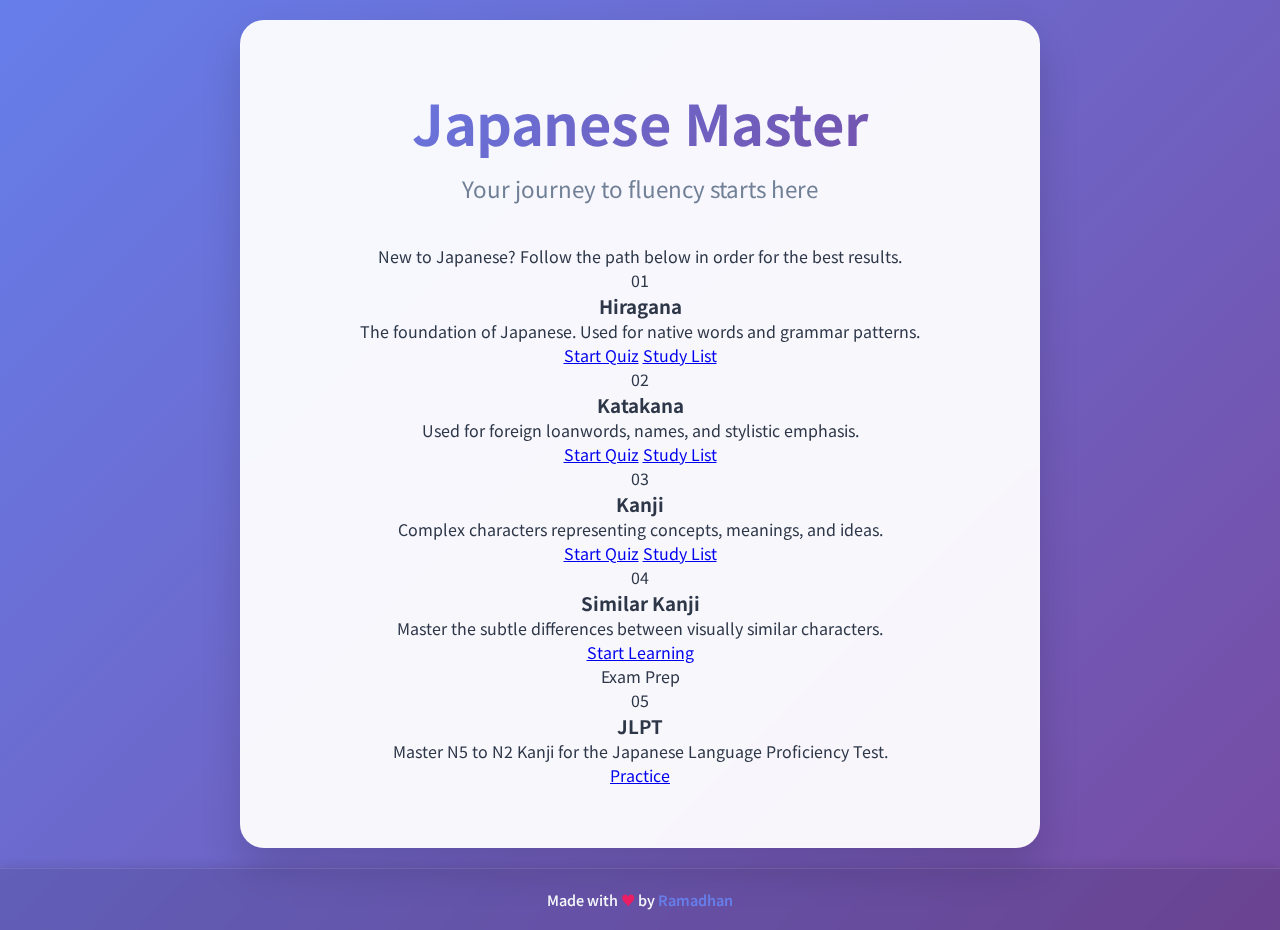
<file: index.html>
<!DOCTYPE html>
<html lang="en">

<head>
    <meta charset="UTF-8">
    <meta name="viewport" content="width=device-width, initial-scale=1.0">
    <title>Japanese Master — Learn Japanese</title>
    <link rel="icon" type="image/png" href="assets/images/favicon.png">
    <link rel="preconnect" href="https://fonts.googleapis.com">
    <link rel="preconnect" href="https://fonts.gstatic.com" crossorigin>
    <link href="https://fonts.googleapis.com/css2?family=DM+Serif+Display:ital@0;1&family=DM+Sans:ital,opsz,wght@0,9..40,300;0,9..40,400;0,9..40,500;0,9..40,600;1,9..40,300&family=Noto+Sans+JP:wght@300;400;500;700&display=swap" rel="stylesheet">
    <link rel="stylesheet" href="assets/css/style.css">
</head>

<body>
    <div class="bg-elements"></div>

    <div id="start-screen" class="screen active">
        <div class="container main-hub">
            <div class="header">
                <h1 class="title">Japanese Master</h1>
                <div class="subtitle">Your journey to fluency starts here</div>
            </div>

            <div class="welcome-section">
                <p>New to Japanese? Follow the path below in order for the best results.</p>
            </div>

            <div class="editorial-list">
                <!-- Step 1: Hiragana -->
                <div class="editorial-item">
                    <div class="ed-num">01</div>
                    <div class="ed-content">
                        <h3 class="display-huge">Hiragana</h3>
                        <p>The foundation of Japanese. Used for native words and grammar patterns.</p>
                    </div>
                    <div class="ed-actions">
                        <a href="hiragana.html" class="btn-primary-sm">Start Quiz</a>
                        <a href="hiragana-list.html" class="btn-link">Study List</a>
                    </div>
                </div>

                <!-- Step 2: Katakana -->
                <div class="editorial-item">
                    <div class="ed-num">02</div>
                    <div class="ed-content">
                        <h3 class="display-huge">Katakana</h3>
                        <p>Used for foreign loanwords, names, and stylistic emphasis.</p>
                    </div>
                    <div class="ed-actions">
                        <a href="katakana.html" class="btn-primary-sm">Start Quiz</a>
                        <a href="katakana-list.html" class="btn-link">Study List</a>
                    </div>
                </div>

                <!-- Step 3: Kanji -->
                <div class="editorial-item">
                    <div class="ed-num">03</div>
                    <div class="ed-content">
                        <h3 class="display-huge">Kanji</h3>
                        <p>Complex characters representing concepts, meanings, and ideas.</p>
                    </div>
                    <div class="ed-actions">
                        <a href="kanji.html" class="btn-primary-sm">Start Quiz</a>
                        <a href="kanji-list.html" class="btn-link">Study List</a>
                    </div>
                </div>

                <!-- Step 4: Similar Kanji -->
                <div class="editorial-item">
                    <div class="ed-num">04</div>
                    <div class="ed-content">
                        <h3 class="display-huge">Similar Kanji</h3>
                        <p>Master the subtle differences between visually similar characters.</p>
                    </div>
                    <div class="ed-actions">
                        <a href="similar-kanji.html" class="btn-primary-sm">Start Learning</a>
                    </div>
                </div>

                <!-- Exam Prep: JLPT -->
                <div class="editorial-item">
                    <div class="ed-badge">Exam Prep</div>
                    <div class="ed-num">05</div>
                    <div class="ed-content">
                        <h3 class="display-huge">JLPT</h3>
                        <p>Master N5 to N2 Kanji for the Japanese Language Proficiency Test.</p>
                    </div>
                    <div class="ed-actions">
                        <a href="jlpt-kanji.html" class="btn-primary-sm">Practice</a>
                    </div>
                </div>
            </div>
        </div>
    </div>

    <footer class="main-footer">
        <div class="footer-content">
            <p>Made with <span class="heart">♥</span> by <span class="author">Ramadhan</span></p>
        </div>
    </footer>
</body>

</html>
</file>
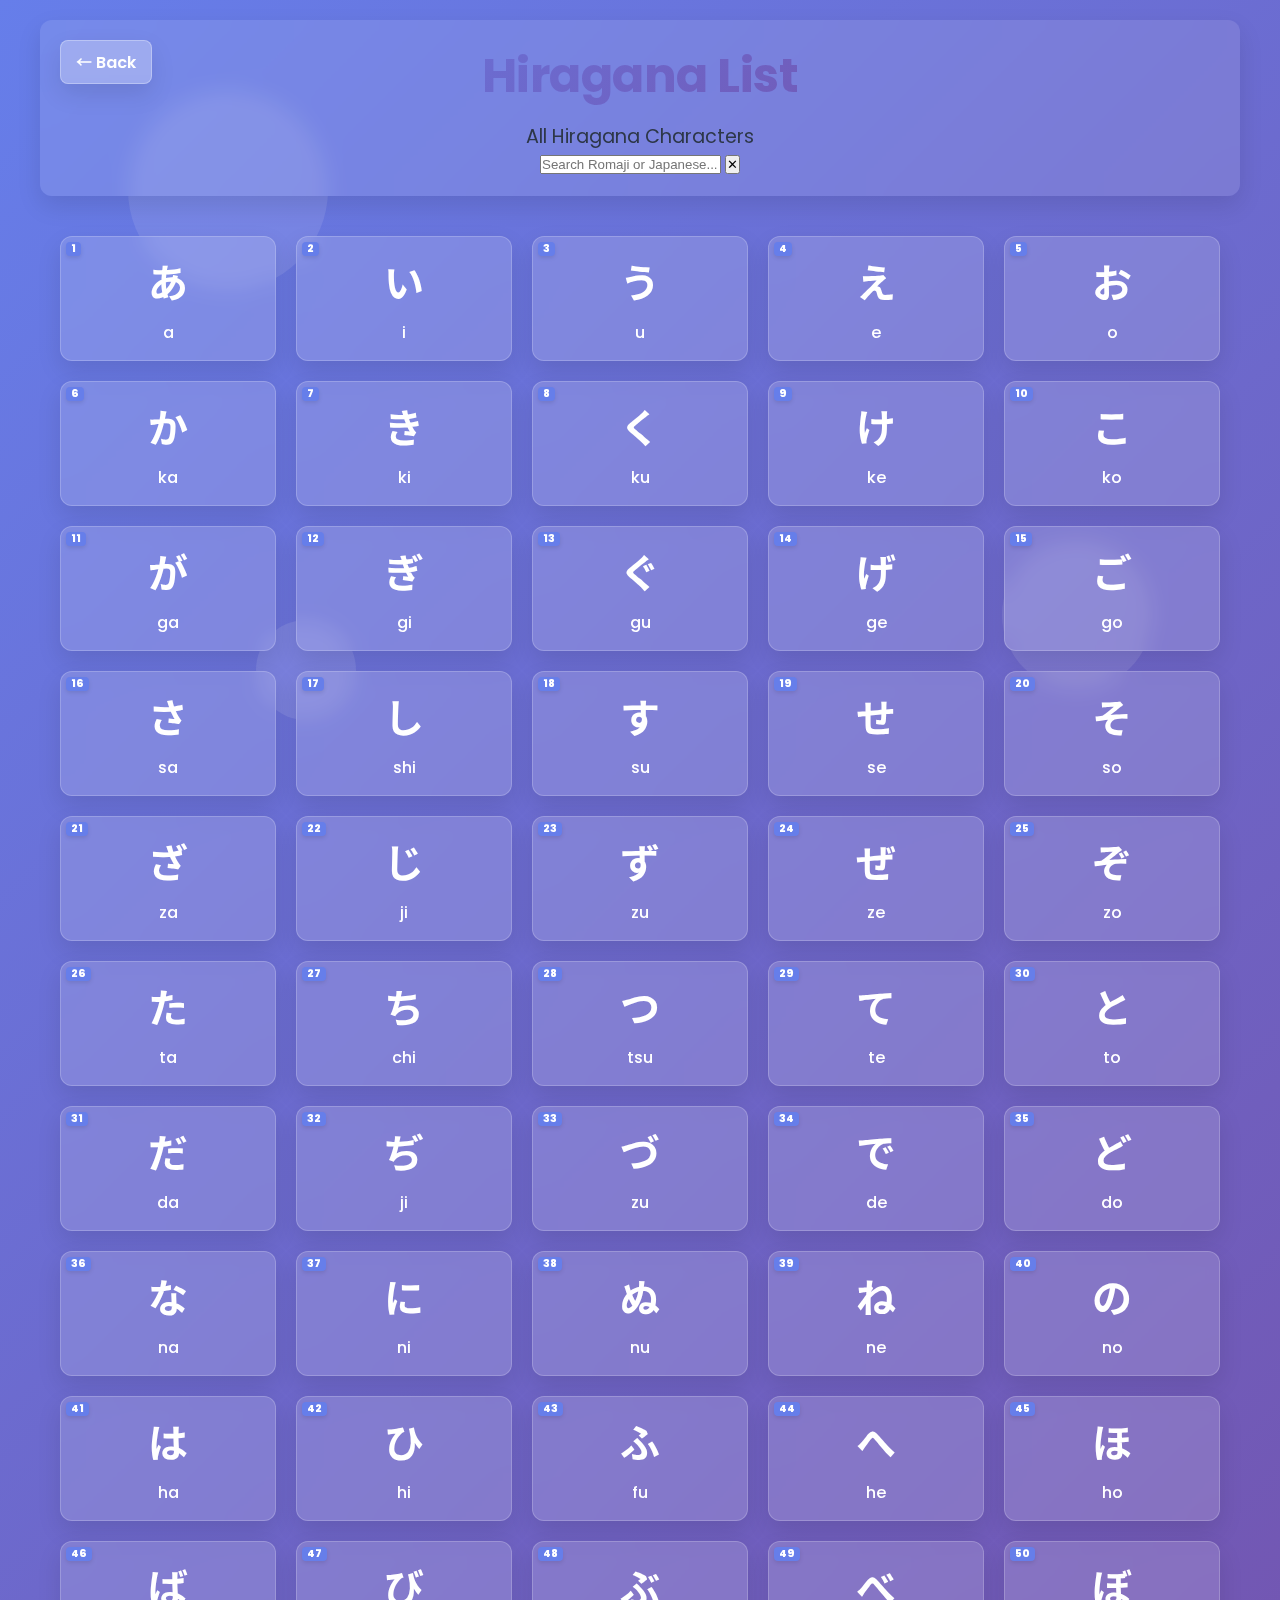
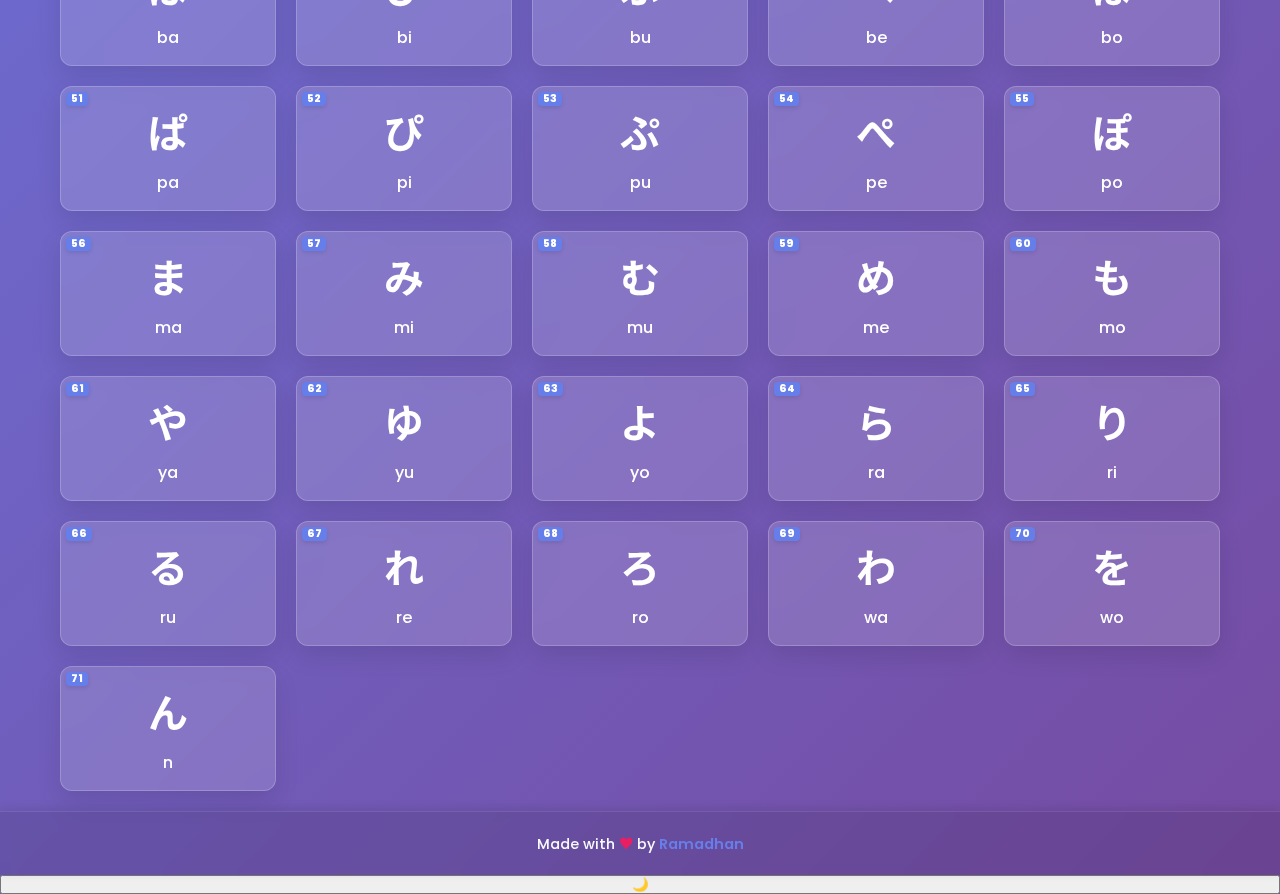
<file: hiragana-list.html>
<!DOCTYPE html>
<html lang="en">

<head>
    <meta charset="UTF-8">
    <meta name="viewport" content="width=device-width, initial-scale=1.0">
    <title>Hiragana Master - Hiragana List</title>
    <link rel="icon" type="image/png" href="assets/images/favicon.png">
    <link rel="stylesheet" href="assets/css/style.css">
    <link rel="stylesheet" href="assets/css/kanji-list.css">
    <link
        href="https://fonts.googleapis.com/css2?family=Noto+Sans+JP:wght@300;400;500;700&family=Poppins:wght@300;400;500;600;700&display=swap"
        rel="stylesheet">
<script src="assets/js/theme.js"></script></head>

<body class="kanji-list-page">
    <!-- Background Elements -->
    <div class="bg-elements">
        <div class="bg-circle circle-1"></div>
        <div class="bg-circle circle-2"></div>
        <div class="bg-circle circle-3"></div>
    </div>

    <main>
        <div class="header" style="position: relative; padding-bottom: 20px;">
            <a href="hiragana.html" class="back-button">← Back</a>
            <h1 class="title">Hiragana List</h1>
            <div class="subtitle">All Hiragana Characters</div>
            <div class="search-container">
                <input type="text" id="searchInput" class="search-input" placeholder="Search Romaji or Japanese...">
                <button id="clearSearchBtn" class="clear-search-btn" aria-label="Clear Search">✕</button>
            </div>
        </div>

        <div class="content">
            <div id="hiragana-list-container">
                <!-- Hiragana list will be populated here by JavaScript -->
            </div>
        </div>
    </main>

    <script src="assets/js/hiragana-list.js"></script>
    <button id="scrollToTopBtn" title="Go to top">↑</button>
</body>

<footer class="main-footer">
    <div class="footer-content">
        <p>Made with <span class="heart">♥</span> by <span class="author">Ramadhan</span></p>
    </div>
</footer>

</html>
</file>
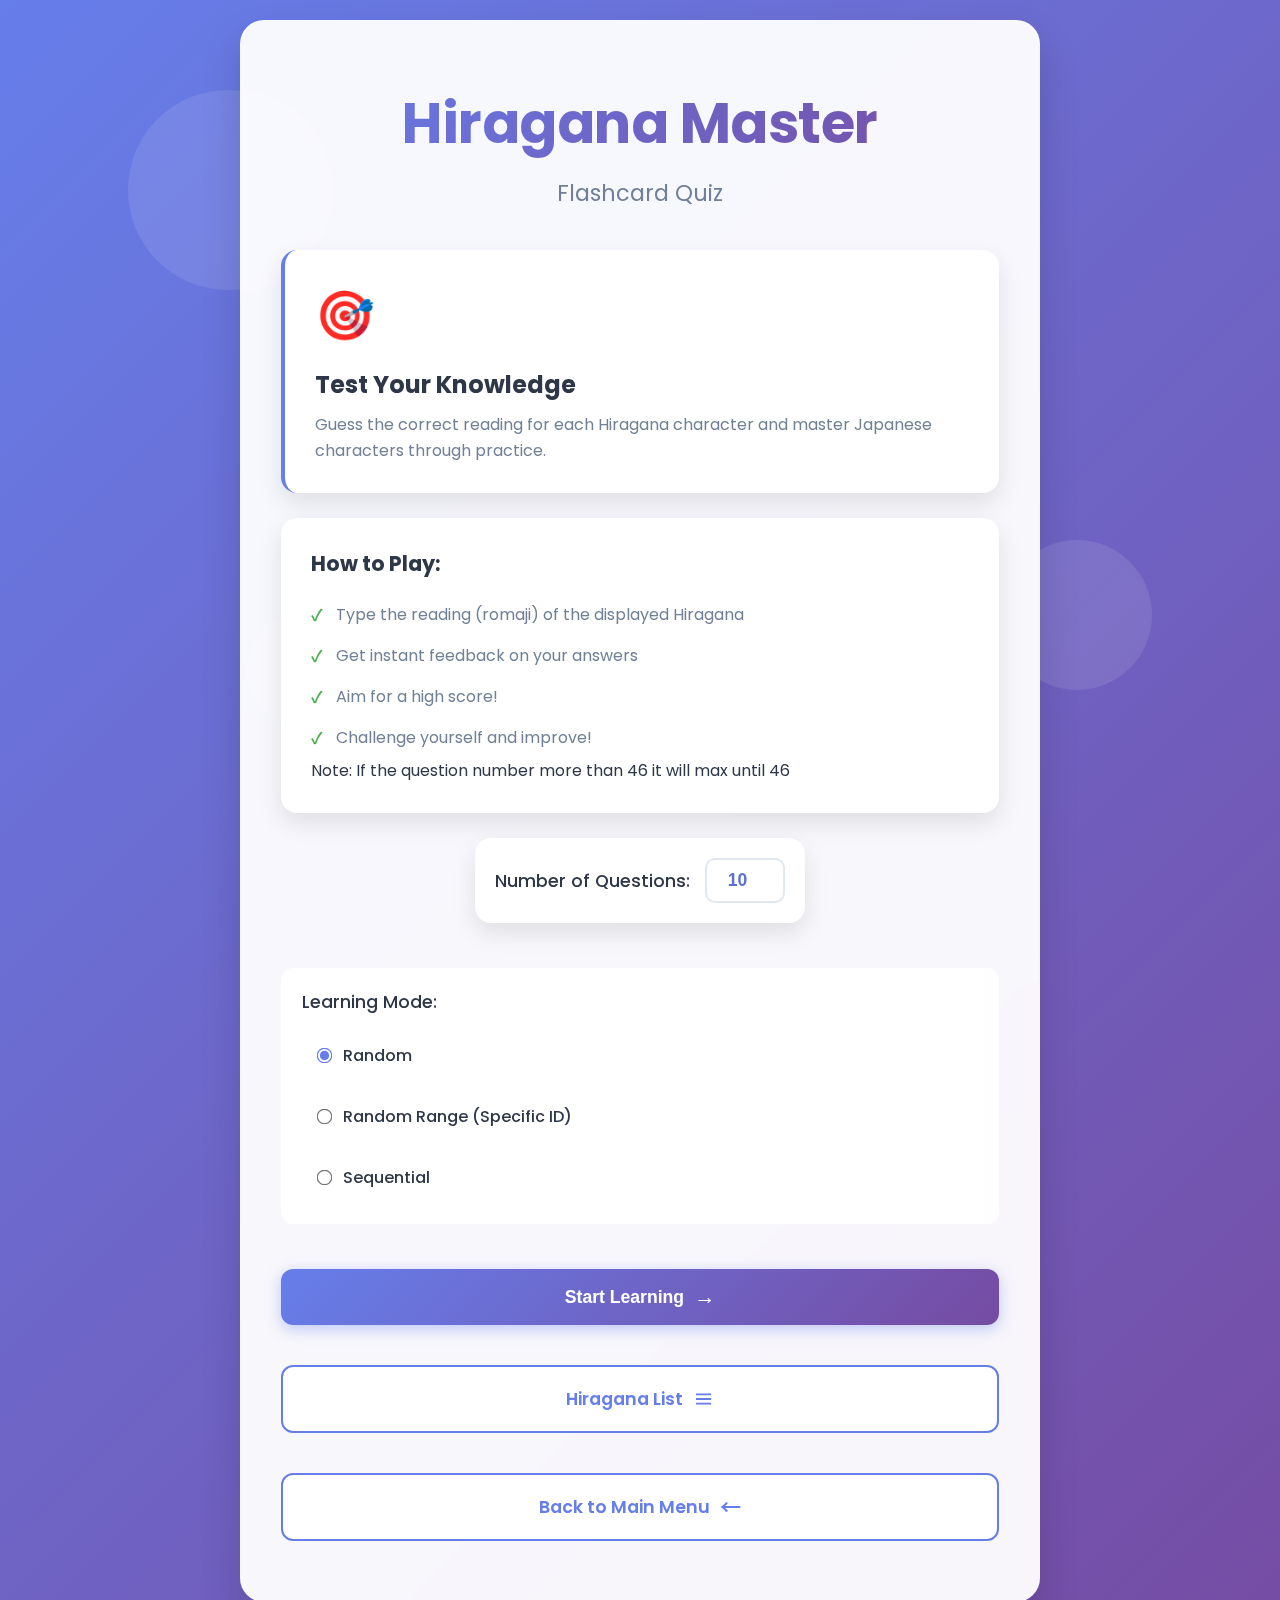
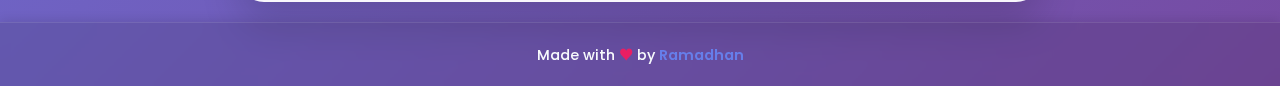
<file: hiragana.html>
<!DOCTYPE html>
<html lang="en">

<head>
    <meta charset="UTF-8">
    <meta name="viewport" content="width=device-width, initial-scale=1.0">
    <title>Hiragana Master - Flashcard Quiz</title>
    <link rel="icon" type="image/png" href="assets/images/favicon.png">
    <link rel="stylesheet" href="assets/css/style.css">
    <link
        href="https://fonts.googleapis.com/css2?family=Noto+Sans+JP:wght@300;400;500;700&family=Poppins:wght@300;400;500;600;700&display=swap"
        rel="stylesheet">
</head>

<body>
    <!-- Background Elements -->
    <div class="bg-elements">
        <div class="bg-circle circle-1"></div>
        <div class="bg-circle circle-2"></div>
        <div class="bg-circle circle-3"></div>
    </div>

    <div id="start-screen" class="screen active">
        <div class="container">
            <div class="header">
                <h1 class="title">Hiragana Master</h1>
                <div class="subtitle">Flashcard Quiz</div>
            </div>

            <div class="content">
                <div class="feature-card">
                    <div class="feature-icon">🎯</div>
                    <h3>Test Your Knowledge</h3>
                    <p>Guess the correct reading for each Hiragana character and master Japanese characters through
                        practice.</p>
                </div>

                <div class="instructions">
                    <h3>How to Play:</h3>
                    <ul>
                        <li>Type the reading (romaji) of the displayed Hiragana</li>
                        <li>Get instant feedback on your answers</li>
                        <li>Aim for a high score!</li>
                        <li>Challenge yourself and improve!</li>
                        <p>Note: If the question number more than 46 it will max until 46</p>
                    </ul>
                </div>

                <div class="quiz-length-container">
                    <label for="quiz-length-input">Number of Questions:</label>
                    <input type="number" id="quiz-length-input" value="10" min="1" max="50">
                </div>

                <!-- Learning Mode Options -->
                <div class="learning-options">
                    <h3>Learning Mode:</h3>
                    <div class="option-group">
                        <label class="option-label">
                            <input type="radio" name="learning-mode" value="random" checked>
                            <span class="option-text">Random</span>
                        </label>
                        <label class="option-label">
                            <input type="radio" name="learning-mode" value="random-range">
                            <span class="option-text">Random Range (Specific ID)</span>
                        </label>
                        <label class="option-label">
                            <input type="radio" name="learning-mode" value="sequential">
                            <span class="option-text">Sequential</span>
                        </label>
                    </div>
                    <div id="range-selector" class="range-selector" style="display: none;">
                        <div class="range-inputs">
                            <div class="input-field">
                                <label for="start-range-input">Start ID:</label>
                                <input type="number" id="start-range-input" min="1" value="1">
                            </div>
                            <div class="input-field">
                                <label for="end-range-input">End ID:</label>
                                <input type="number" id="end-range-input" min="1" value="20">
                            </div>
                        </div>
                        <small>Available range: 1 - <span id="max-kana-range">46</span></small>
                    </div>
                </div>

                <button id="play-btn" class="btn-primary">
                    <span>Start Learning</span>
                    <div class="btn-icon">→</div>
                </button>
                <a href="hiragana-list.html" class="btn-secondary" style="text-decoration: none; margin-top: 15px;">
                    <span>Hiragana List</span>
                    <i class="btn-icon">≡</i>
                </a>
                <a href="index.html" class="btn-secondary" style="text-decoration: none; margin-top: 15px;">
                    <span>Back to Main Menu</span>
                    <div class="btn-icon">←</div>
                </a>
            </div>
        </div>
    </div>

    <div id="game-container" class="screen">
        <div class="game-header">
            <div id="score" class="score-display">
                <span class="score-label">Score</span>
                <span class="score-value">0</span>
                <span id="score-max" class="score-max"></span>
            </div>
            <div class="progress-bar">
                <div class="progress-fill" style="width: 0%"></div>
            </div>
        </div>

        <div class="game-content">

            <div id="flashcard-container" class="flashcard-wrapper">
                <div id="kanji-card" class="kanji-card">
                    <div class="kanji-character">あ</div>
                </div>
                <div class="card-shine"></div>
            </div>

            <div id="input-container" class="input-wrapper">
                <div class="input-group">
                    <input type="text" id="answer-input" placeholder="Enter reading in romaji"
                        autocomplete="off">
                    <button id="submit-btn" class="btn-submit">
                        <span>Check</span>
                    </button>
                </div>
            </div>

            <div id="result" class="result-message"></div>

            <div class="game-controls">
                <button id="next-btn" class="btn-secondary" disabled>
                    <span>Next Hiragana</span>
                    <div class="btn-icon">→</div>
                </button>
            </div>
        </div>
    </div>

    <script src="assets/js/hiragana.js"></script>
</body>

<footer class="main-footer">
    <div class="footer-content">
        <p>Made with <span class="heart">♥</span> by <span class="author">Ramadhan</span></p>
    </div>
</footer>

</html>
</file>
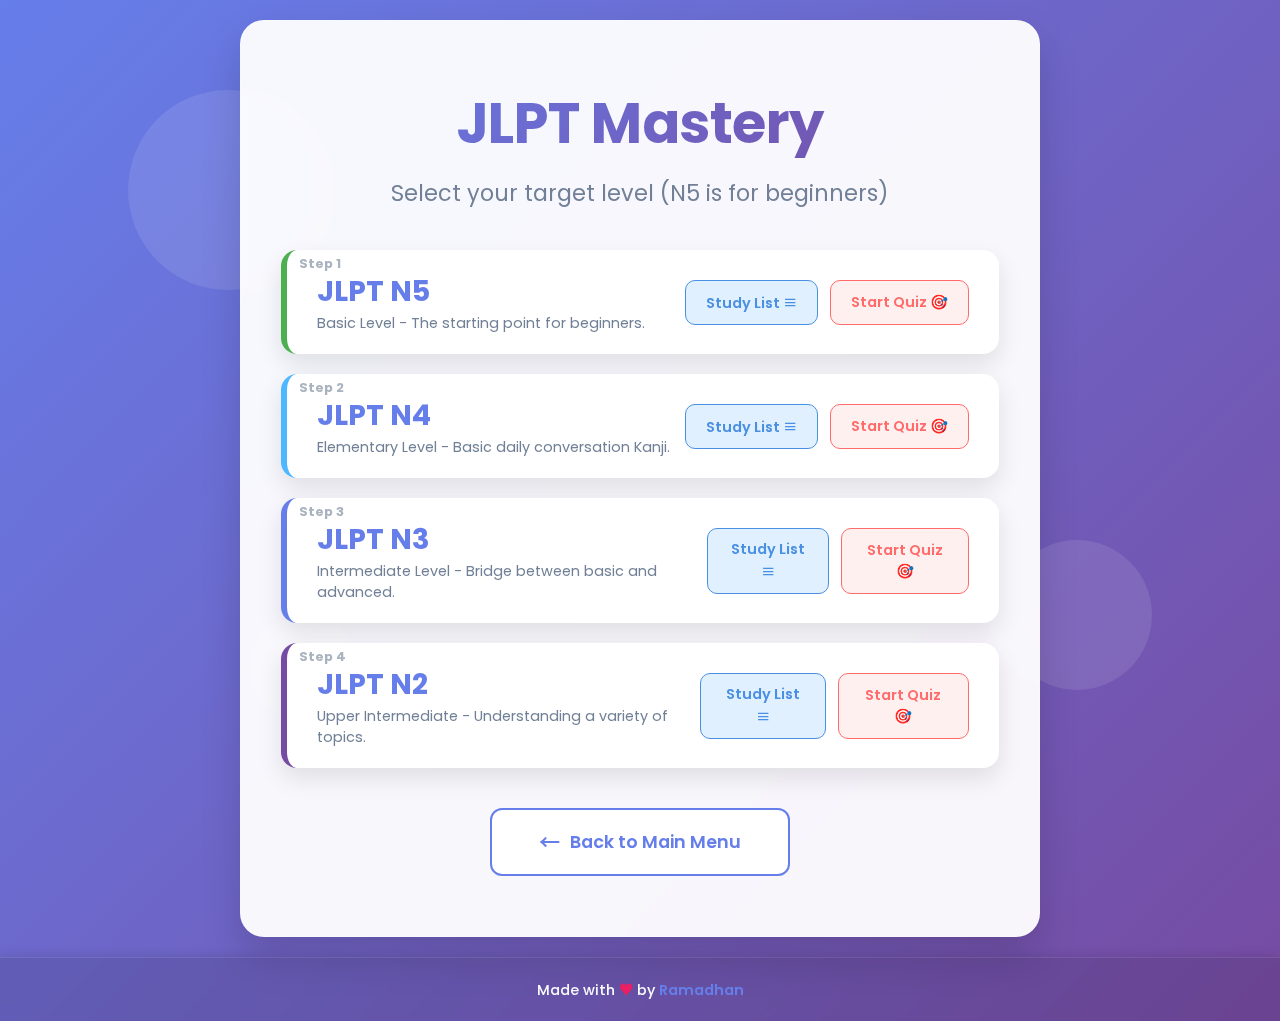
<file: jlpt-kanji.html>
<!DOCTYPE html>
<html lang="en">

<head>
    <meta charset="UTF-8">
    <meta name="viewport" content="width=device-width, initial-scale=1.0">
    <title>JLPT Kanji Selection - Japanese Learning</title>
    <link rel="icon" type="image/png" href="assets/images/favicon.png">
    <link rel="stylesheet" href="assets/css/style.css">
    <link
        href="https://fonts.googleapis.com/css2?family=Noto+Sans+JP:wght@300;400;500;700&family=Poppins:wght@300;400;500;600;700&display=swap"
        rel="stylesheet">
    <style>
        .jlpt-list {
            display: flex;
            flex-direction: column;
            gap: 20px;
            margin-top: 30px;
        }
        .jlpt-row {
            background: var(--bg-white);
            border-radius: 16px;
            padding: 20px 30px;
            display: flex;
            align-items: center;
            justify-content: space-between;
            box-shadow: var(--shadow);
            border-left: 6px solid var(--primary-color);
            transition: transform 0.2s;
            position: relative;
        }
        .jlpt-row:hover {
            transform: scale(1.01);
        }
        .jlpt-id {
            position: absolute;
            top: 5px;
            left: 12px;
            font-size: 0.8rem;
            font-weight: 700;
            color: var(--text-light);
            opacity: 0.6;
        }
        .level-info {
            text-align: left;
        }
        .level-name {
            font-size: 1.8rem;
            font-weight: 700;
            color: var(--primary-color);
            margin: 0;
        }
        .level-desc {
            color: var(--text-light);
            font-size: 0.9rem;
            margin: 0;
        }
        .level-actions {
            display: flex;
            gap: 12px;
        }
        .btn-action {
            padding: 10px 20px;
            border-radius: 10px;
            text-decoration: none;
            font-weight: 600;
            font-size: 0.9rem;
            transition: all 0.2s;
            min-width: 120px;
            display: flex;
            align-items: center;
            justify-content: center;
        }
        .btn-list-blue {
            background: #e1f0ff;
            color: #4a90e2;
            border: 1px solid #4a90e2;
        }
        .btn-challenge-red {
            background: #fff0f0;
            color: #ff6b6b;
            border: 1px solid #ff6b6b;
        }
        .btn-action:hover {
            transform: translateY(-2px);
            filter: brightness(0.95);
        }
        .back-link {
            display: inline-block;
            margin-top: 30px;
            color: #fff;
            text-decoration: none;
            opacity: 0.8;
            font-weight: 500;
        }
        .back-link:hover {
            opacity: 1;
            text-decoration: underline;
        }

        @media (max-width: 600px) {
            .jlpt-row {
                flex-direction: column;
                gap: 15px;
                text-align: center;
            }
            .level-info {
                text-align: center;
            }
            .level-actions {
                width: 100%;
                flex-direction: column;
            }
        }
    </style>
</head>

<body>
    <!-- Background Elements -->
    <div class="bg-elements">
        <div class="bg-circle circle-1"></div>
        <div class="bg-circle circle-2"></div>
        <div class="bg-circle circle-3"></div>
    </div>

    <div class="screen active">
        <div class="container" style="max-width: 800px;">
            <div class="header">
                <h1 class="title">JLPT Mastery</h1>
                <div class="subtitle">Select your target level (N5 is for beginners)</div>
            </div>

            <div class="jlpt-list">
                <!-- N5 -->
                <div class="jlpt-row" style="border-left-color: #4CAF50;">
                    <div class="jlpt-id">Step 1</div>
                    <div class="level-info">
                        <p class="level-name">JLPT N5</p>
                        <p class="level-desc">Basic Level - The starting point for beginners.</p>
                    </div>
                    <div class="level-actions">
                        <a href="kanji-list.html?level=n5" class="btn-action btn-list-blue">Study List ≡</a>
                        <a href="kanji.html?level=n5" class="btn-action btn-challenge-red">Start Quiz 🎯</a>
                    </div>
                </div>

                <!-- N4 -->
                <div class="jlpt-row" style="border-left-color: #4db8ff;">
                    <div class="jlpt-id">Step 2</div>
                    <div class="level-info">
                        <p class="level-name">JLPT N4</p>
                        <p class="level-desc">Elementary Level - Basic daily conversation Kanji.</p>
                    </div>
                    <div class="level-actions">
                        <a href="kanji-list.html?level=n4" class="btn-action btn-list-blue">Study List ≡</a>
                        <a href="kanji.html?level=n4" class="btn-action btn-challenge-red">Start Quiz 🎯</a>
                    </div>
                </div>

                <!-- N3 -->
                <div class="jlpt-row" style="border-left-color: #667eea;">
                    <div class="jlpt-id">Step 3</div>
                    <div class="level-info">
                        <p class="level-name">JLPT N3</p>
                        <p class="level-desc">Intermediate Level - Bridge between basic and advanced.</p>
                    </div>
                    <div class="level-actions">
                        <a href="kanji-list.html?level=n3" class="btn-action btn-list-blue">Study List ≡</a>
                        <a href="kanji.html?level=n3" class="btn-action btn-challenge-red">Start Quiz 🎯</a>
                    </div>
                </div>

                <!-- N2 -->
                <div class="jlpt-row" style="border-left-color: #764ba2;">
                    <div class="jlpt-id">Step 4</div>
                    <div class="level-info">
                        <p class="level-name">JLPT N2</p>
                        <p class="level-desc">Upper Intermediate - Understanding a variety of topics.</p>
                    </div>
                    <div class="level-actions">
                        <a href="kanji-list.html?level=n2" class="btn-action btn-list-blue">Study List ≡</a>
                        <a href="kanji.html?level=n2" class="btn-action btn-challenge-red">Start Quiz 🎯</a>
                    </div>
                </div>
            </div>

            <div style="margin-top: 40px; display: flex; justify-content: center;">
                <a href="index.html" class="btn-secondary" style="width: 100%; max-width: 300px;">
                    <i class="btn-icon">←</i>
                    <span>Back to Main Menu</span>
                </a>
            </div>
        </div>
    </div>

    <footer class="main-footer">
        <div class="footer-content">
            <p>Made with <span class="heart">♥</span> by <span class="author">Ramadhan</span></p>
        </div>
    </footer>
</body>

</html>
</file>
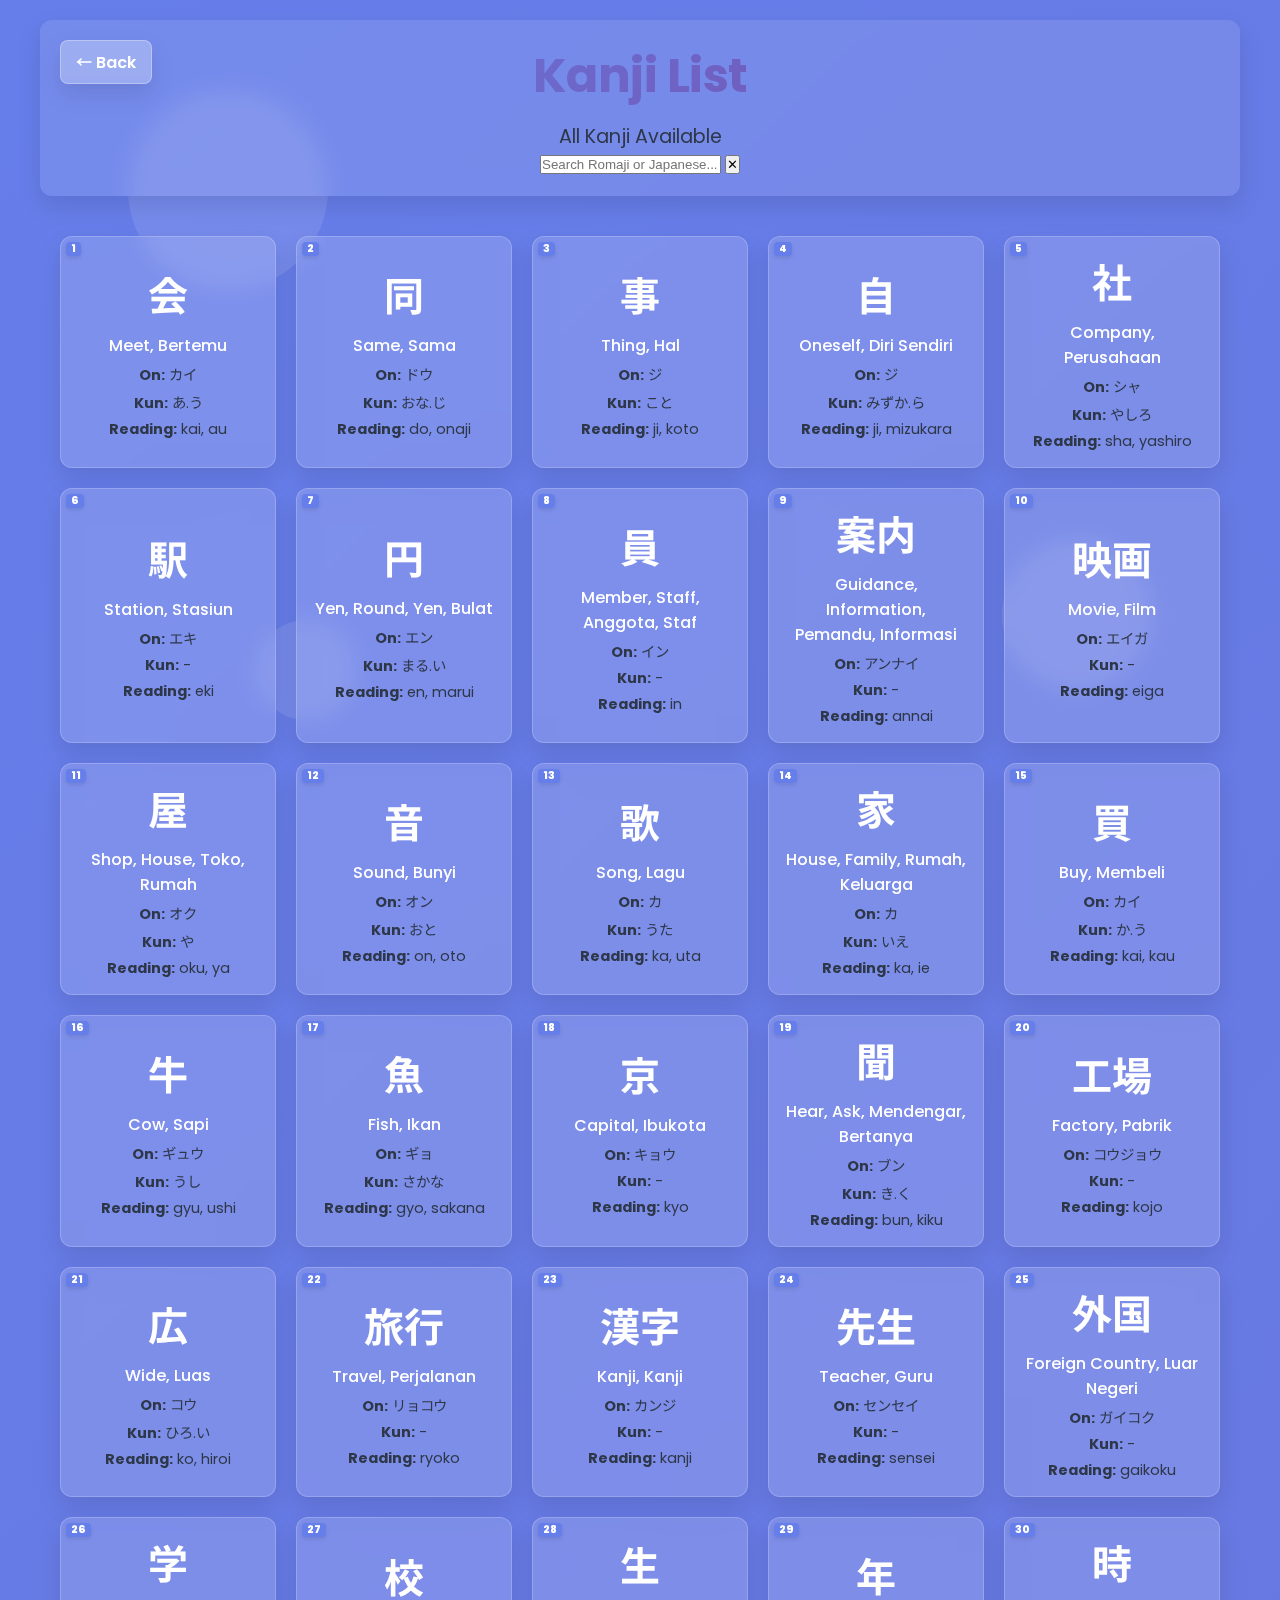
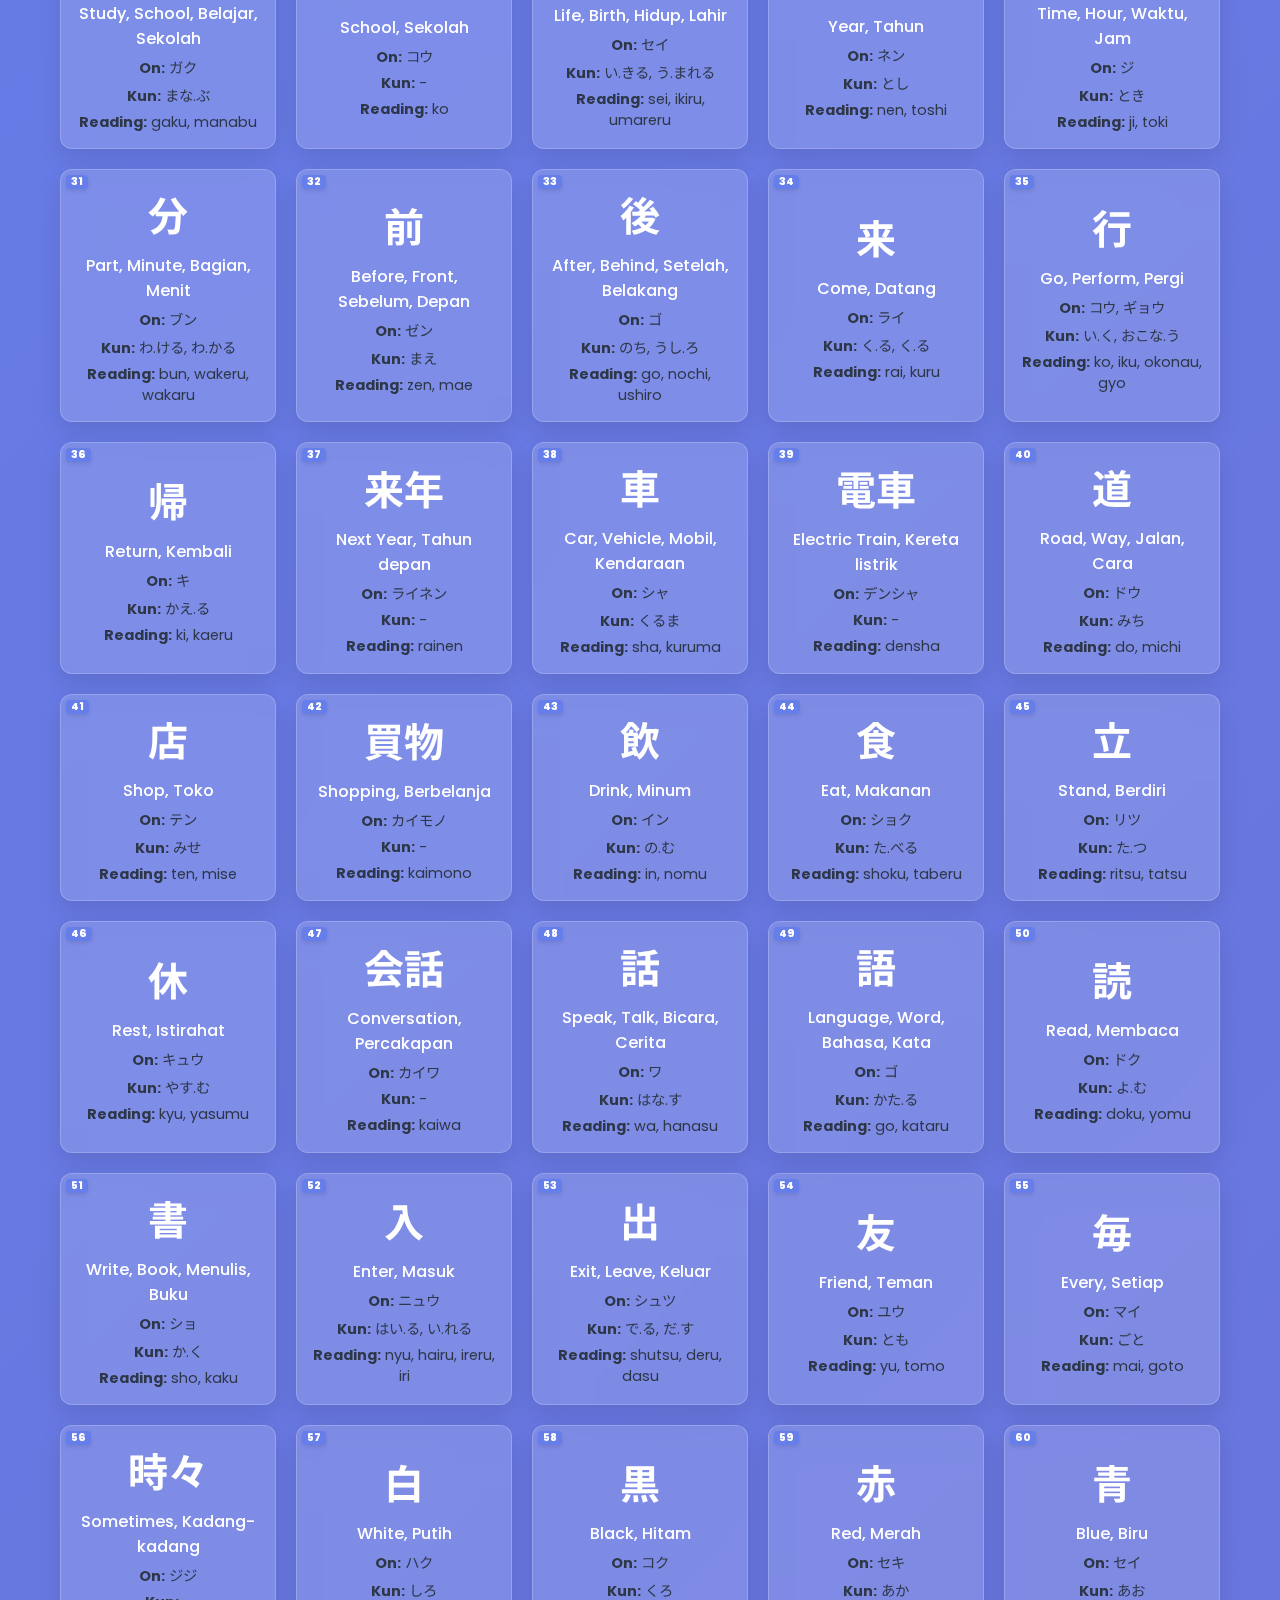
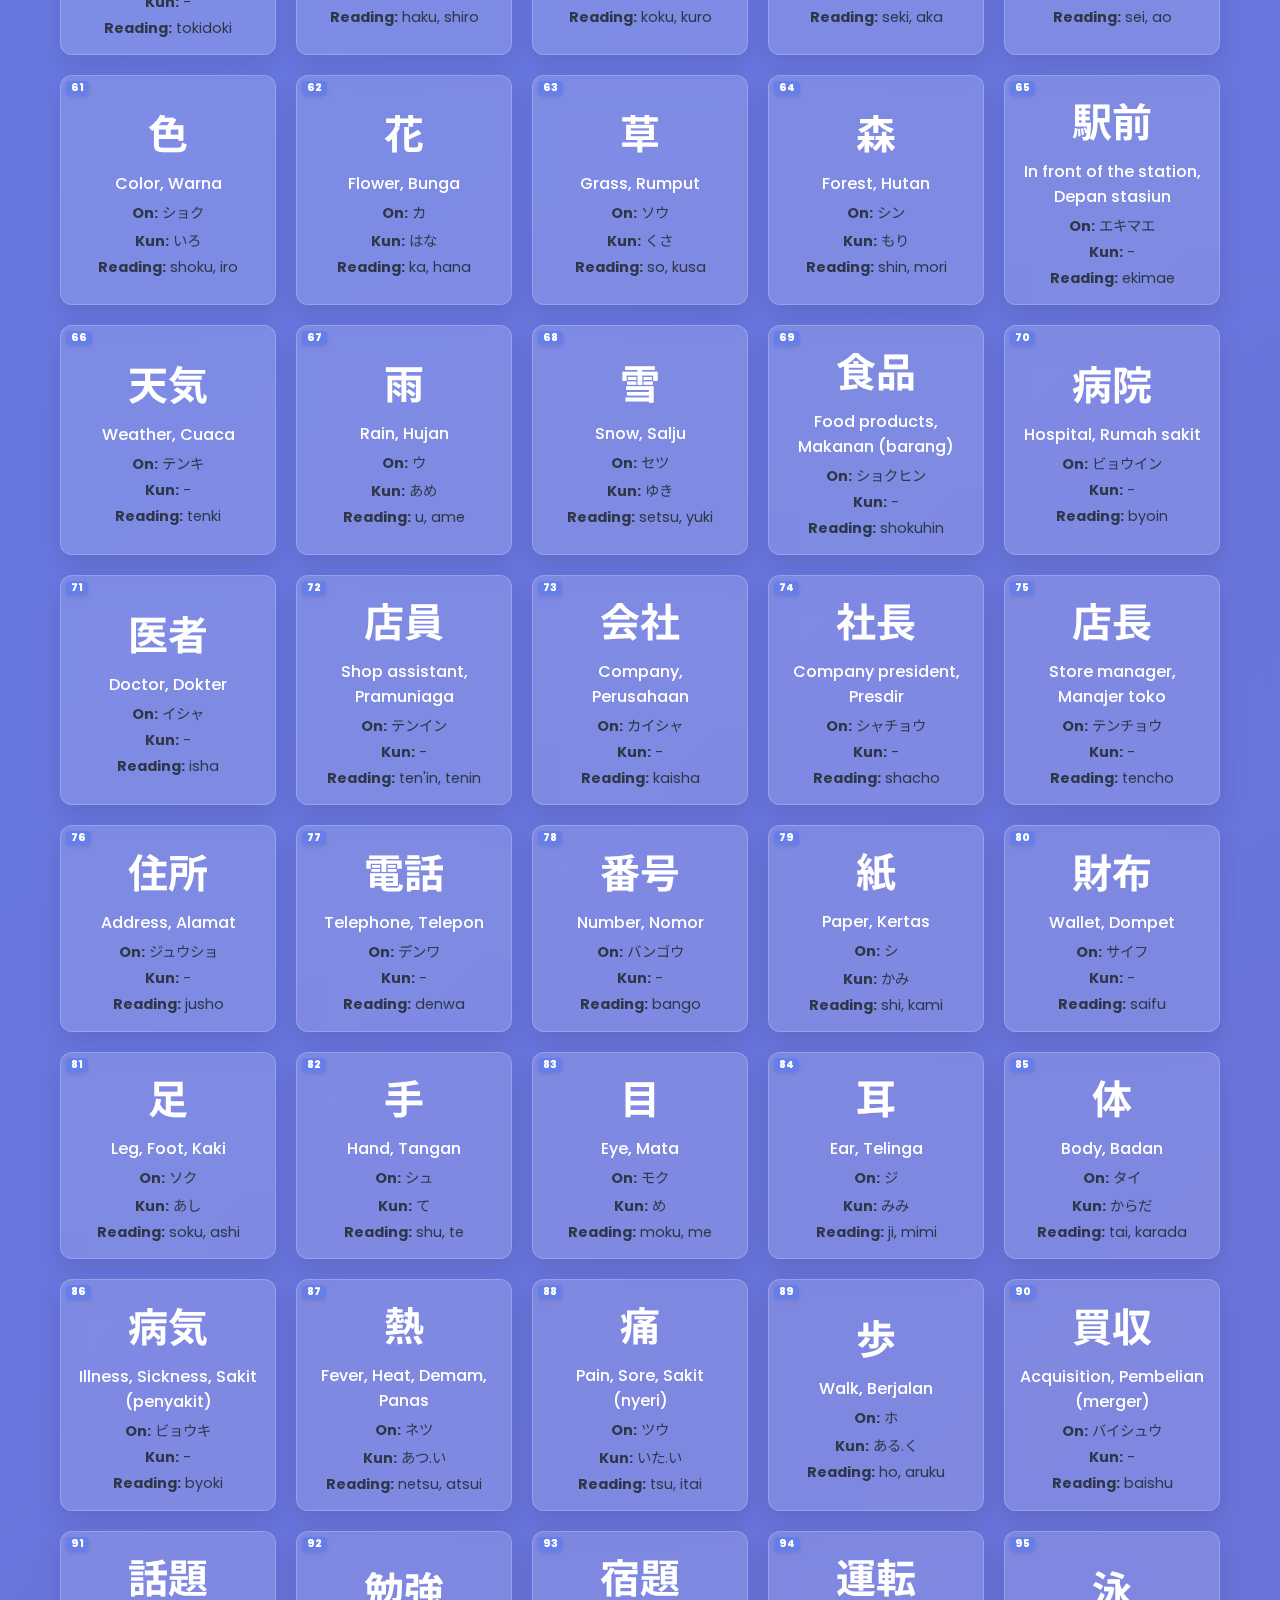
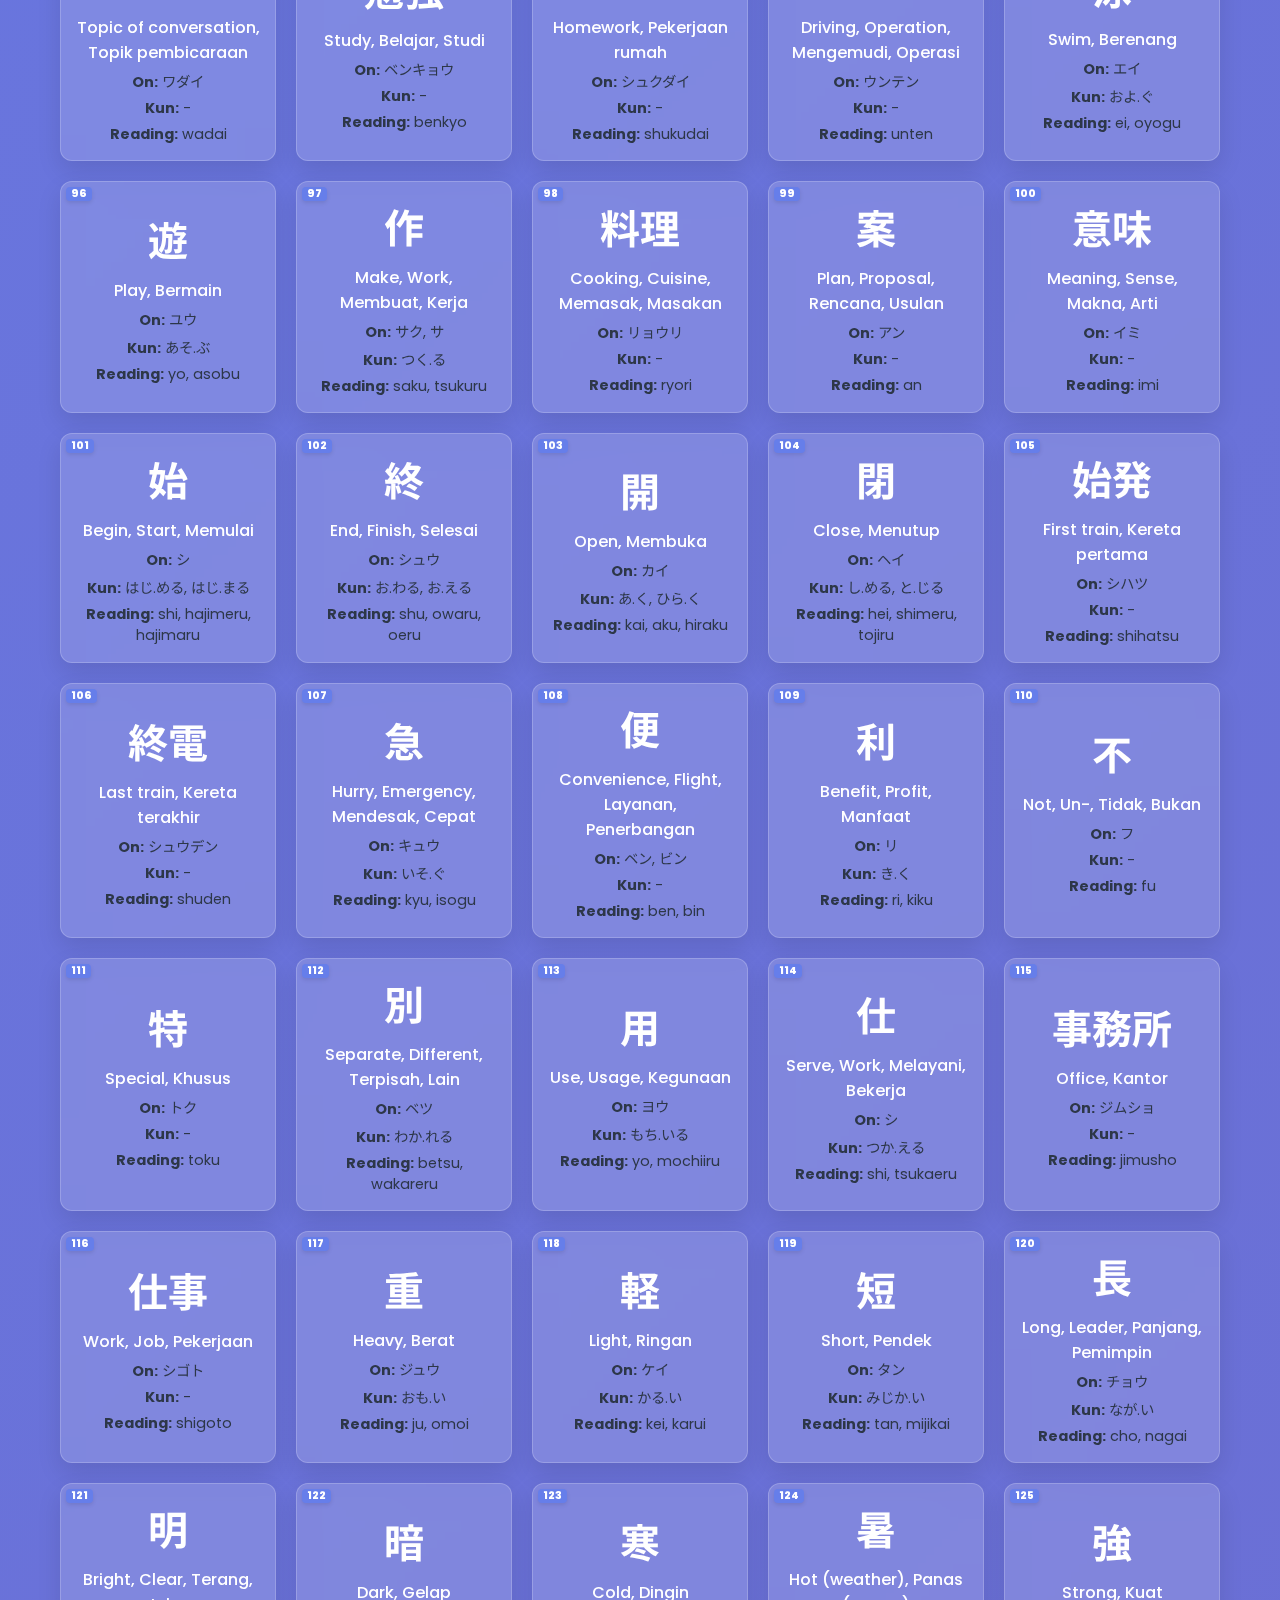
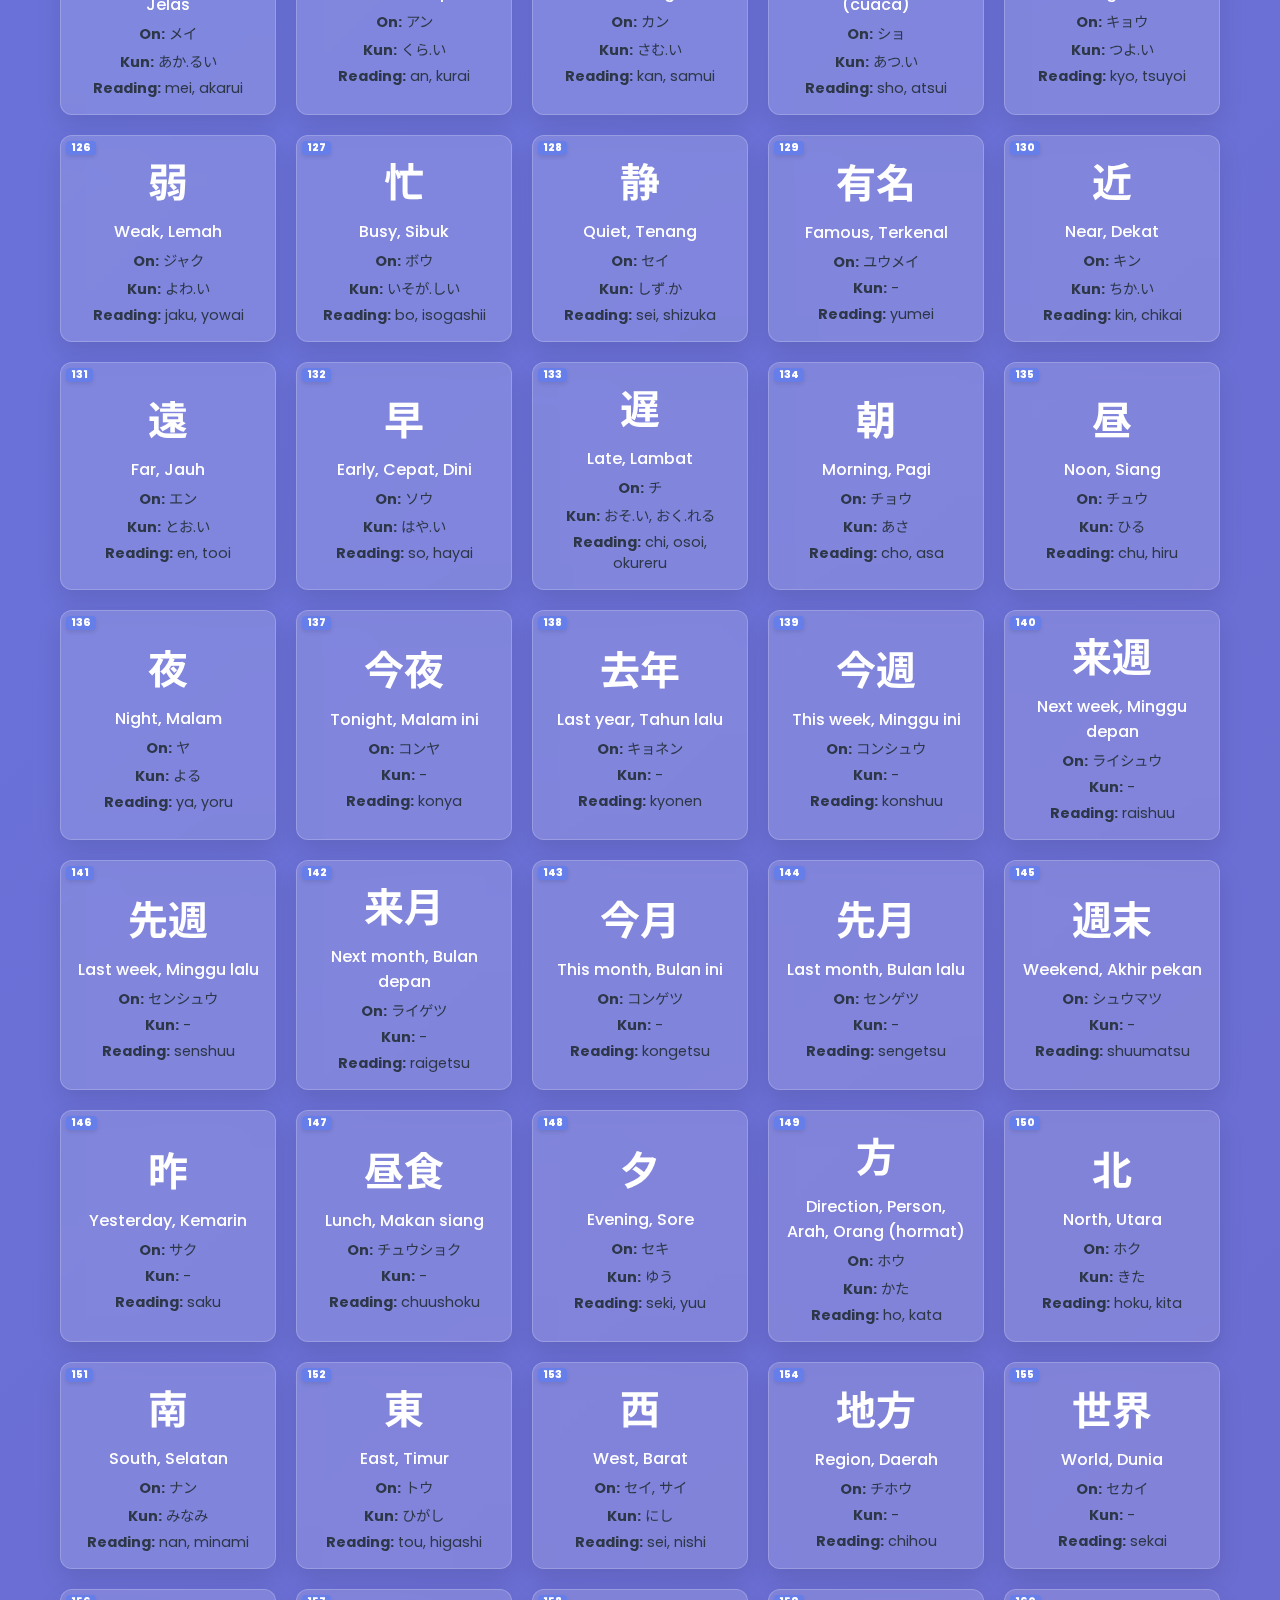
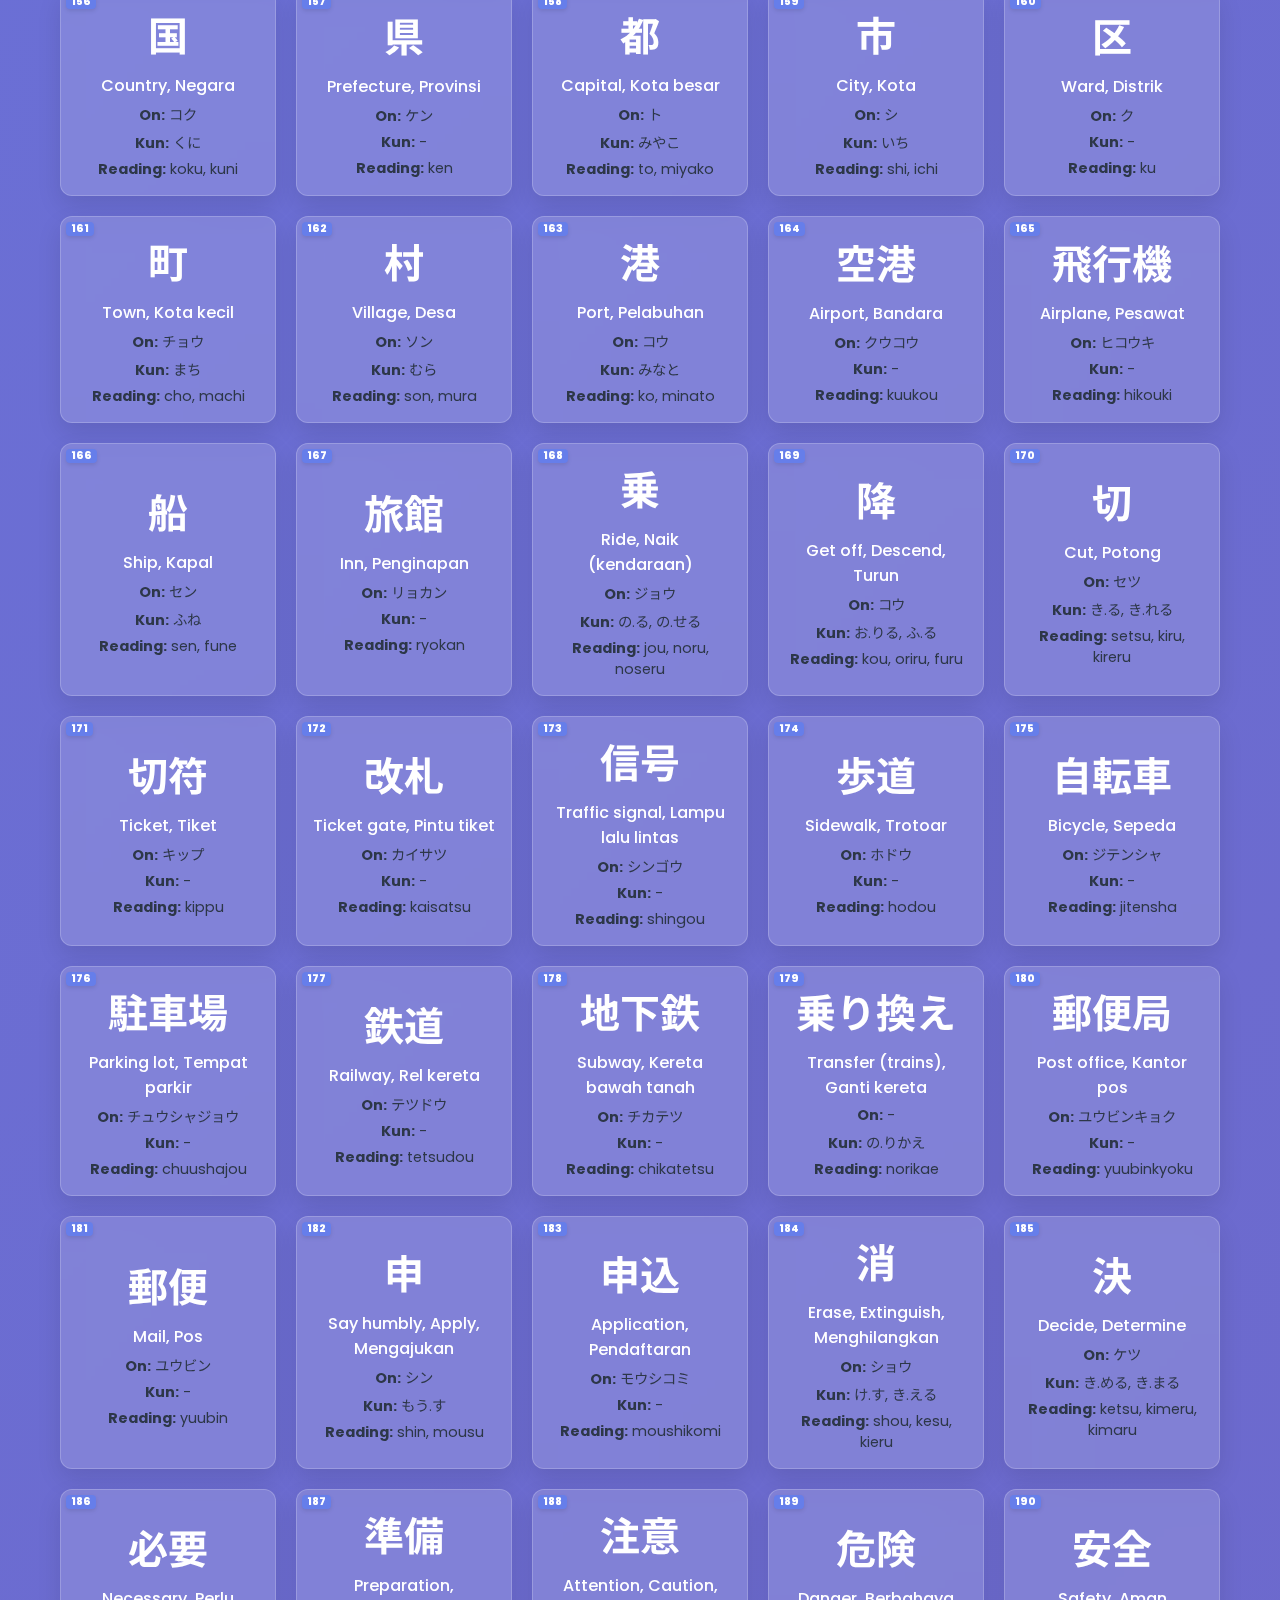
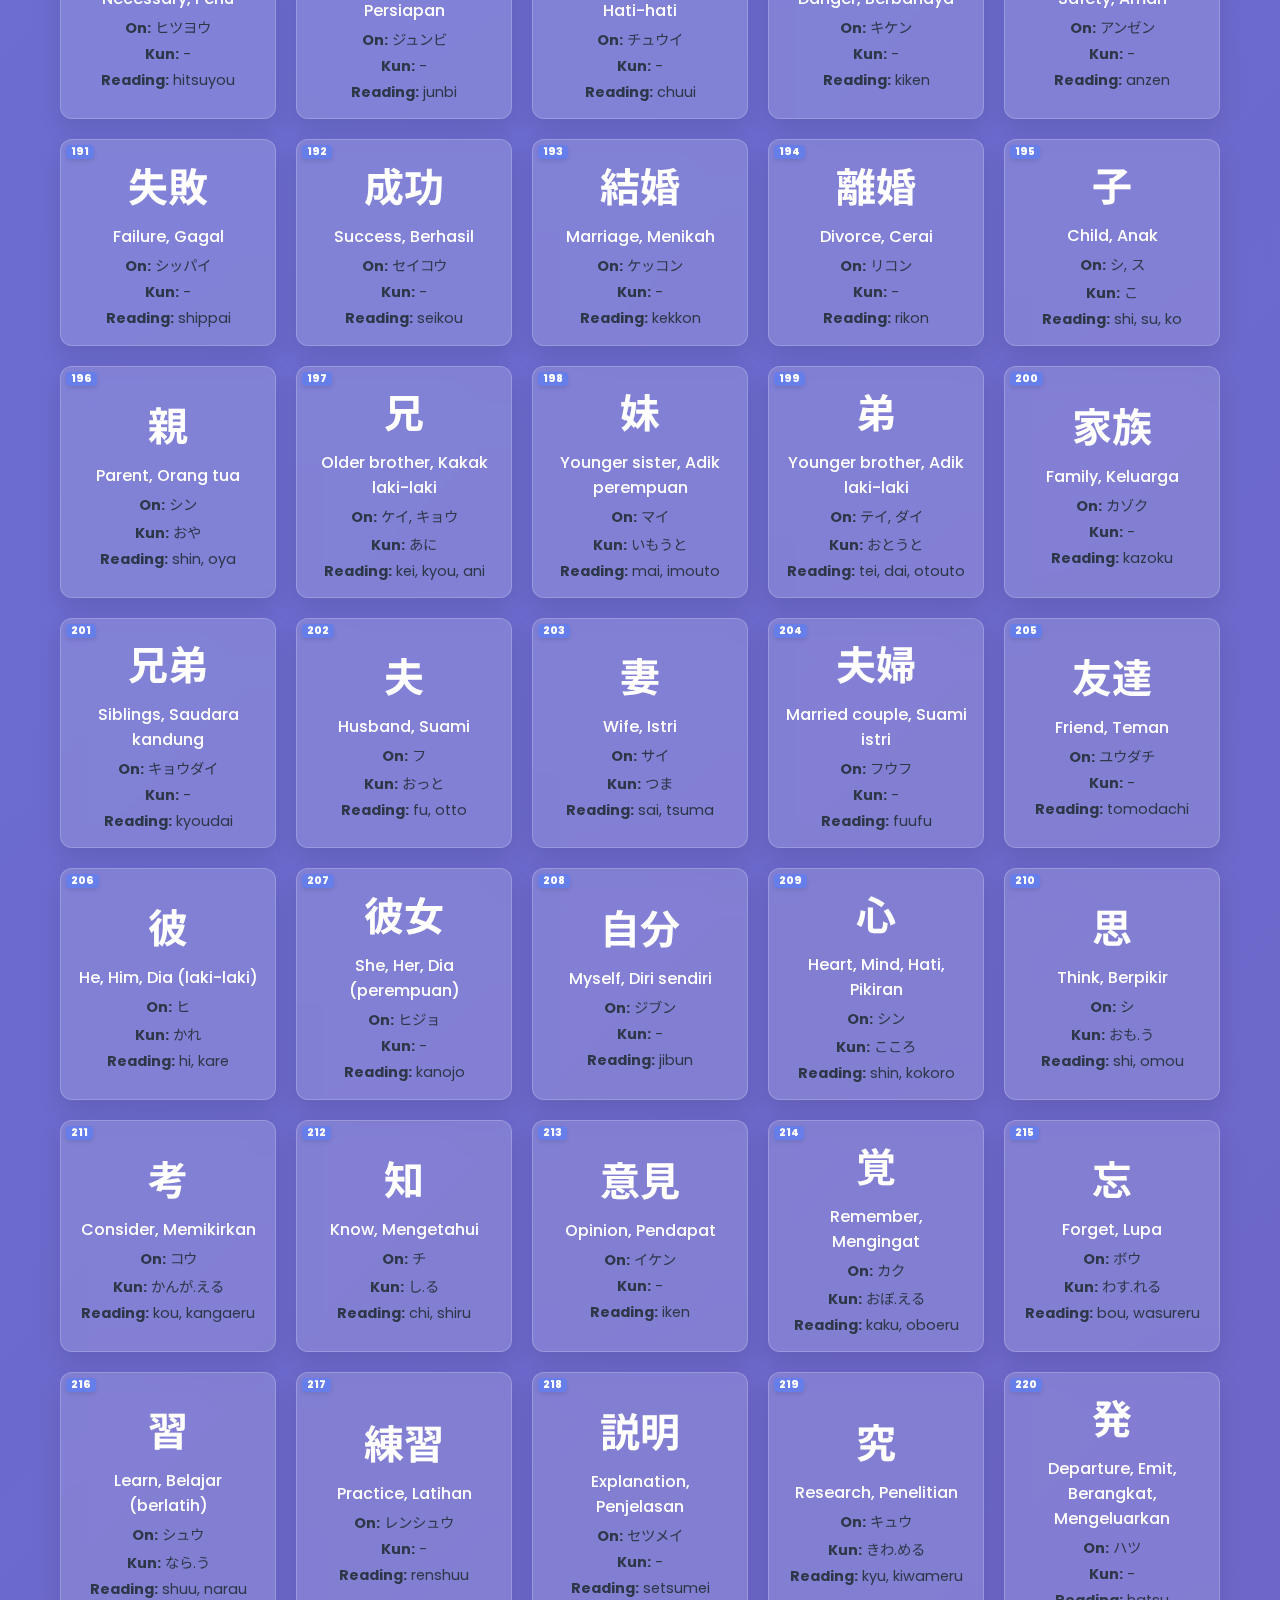
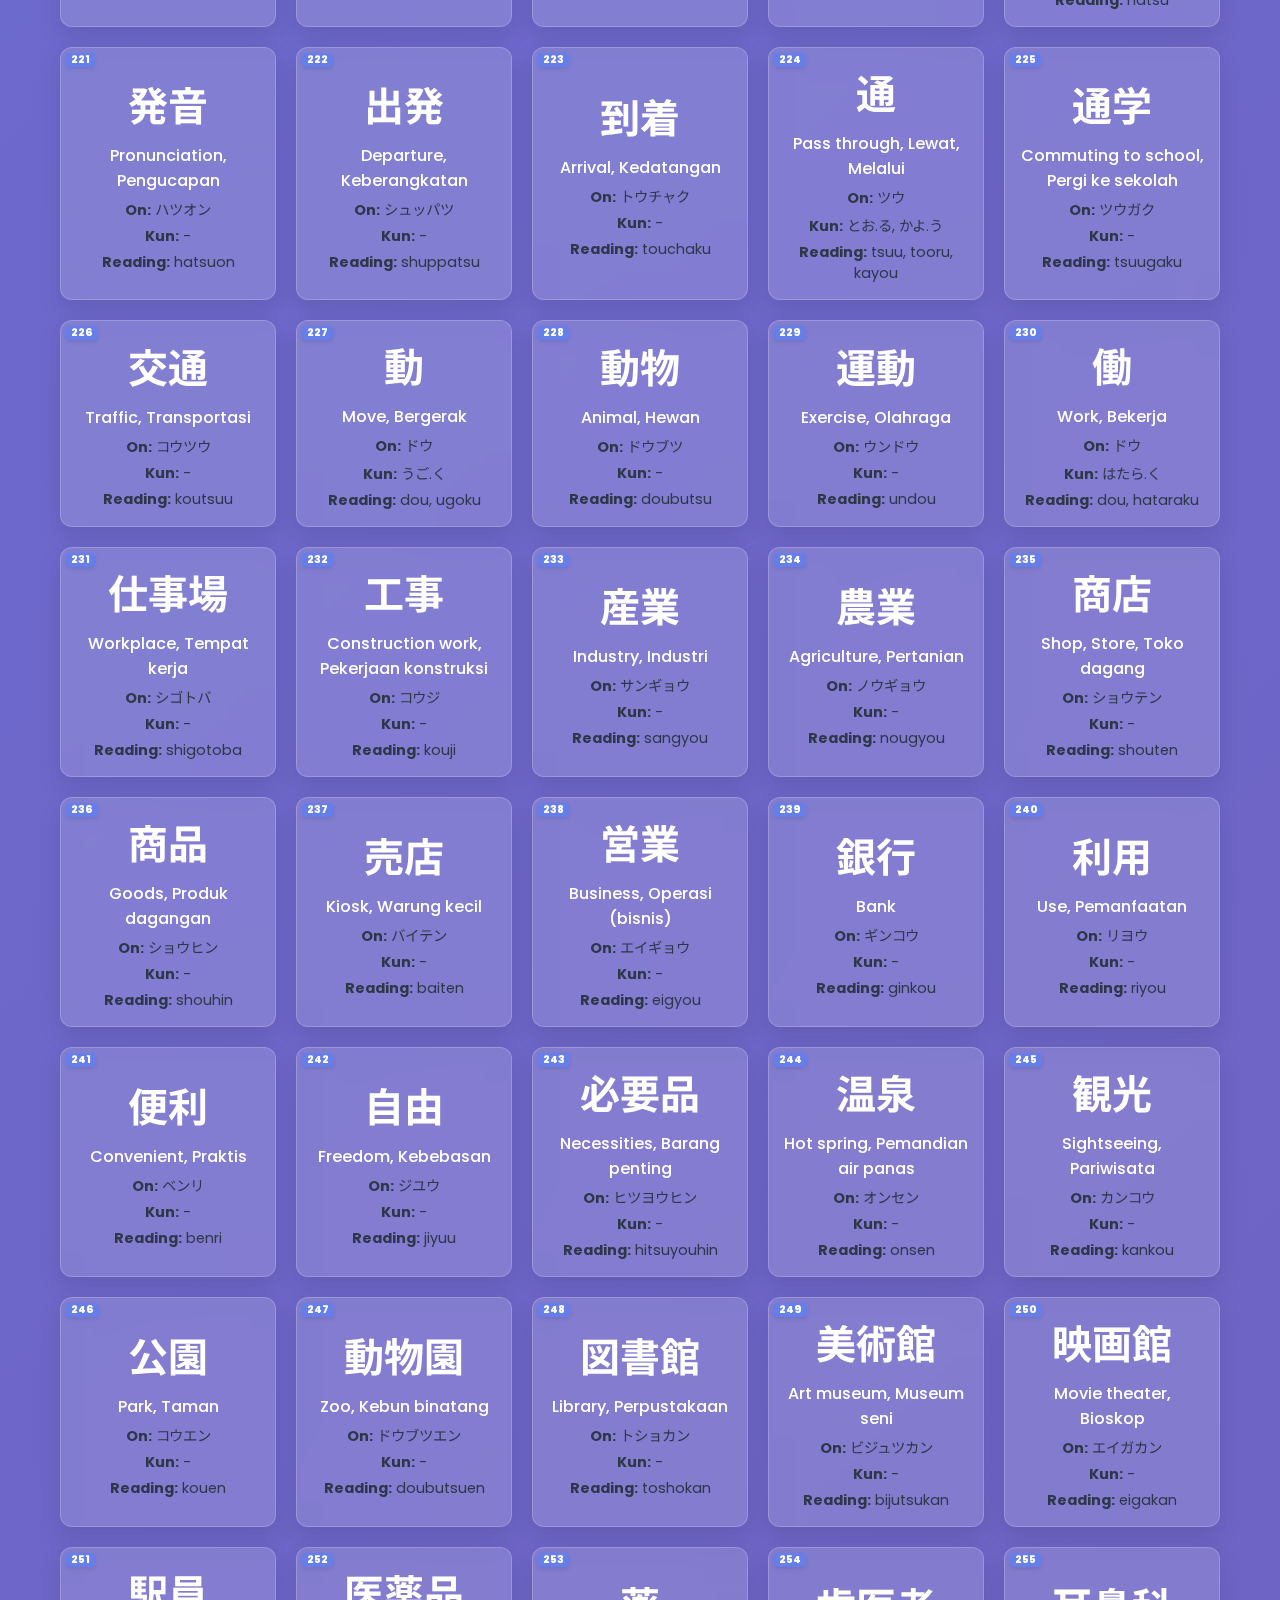
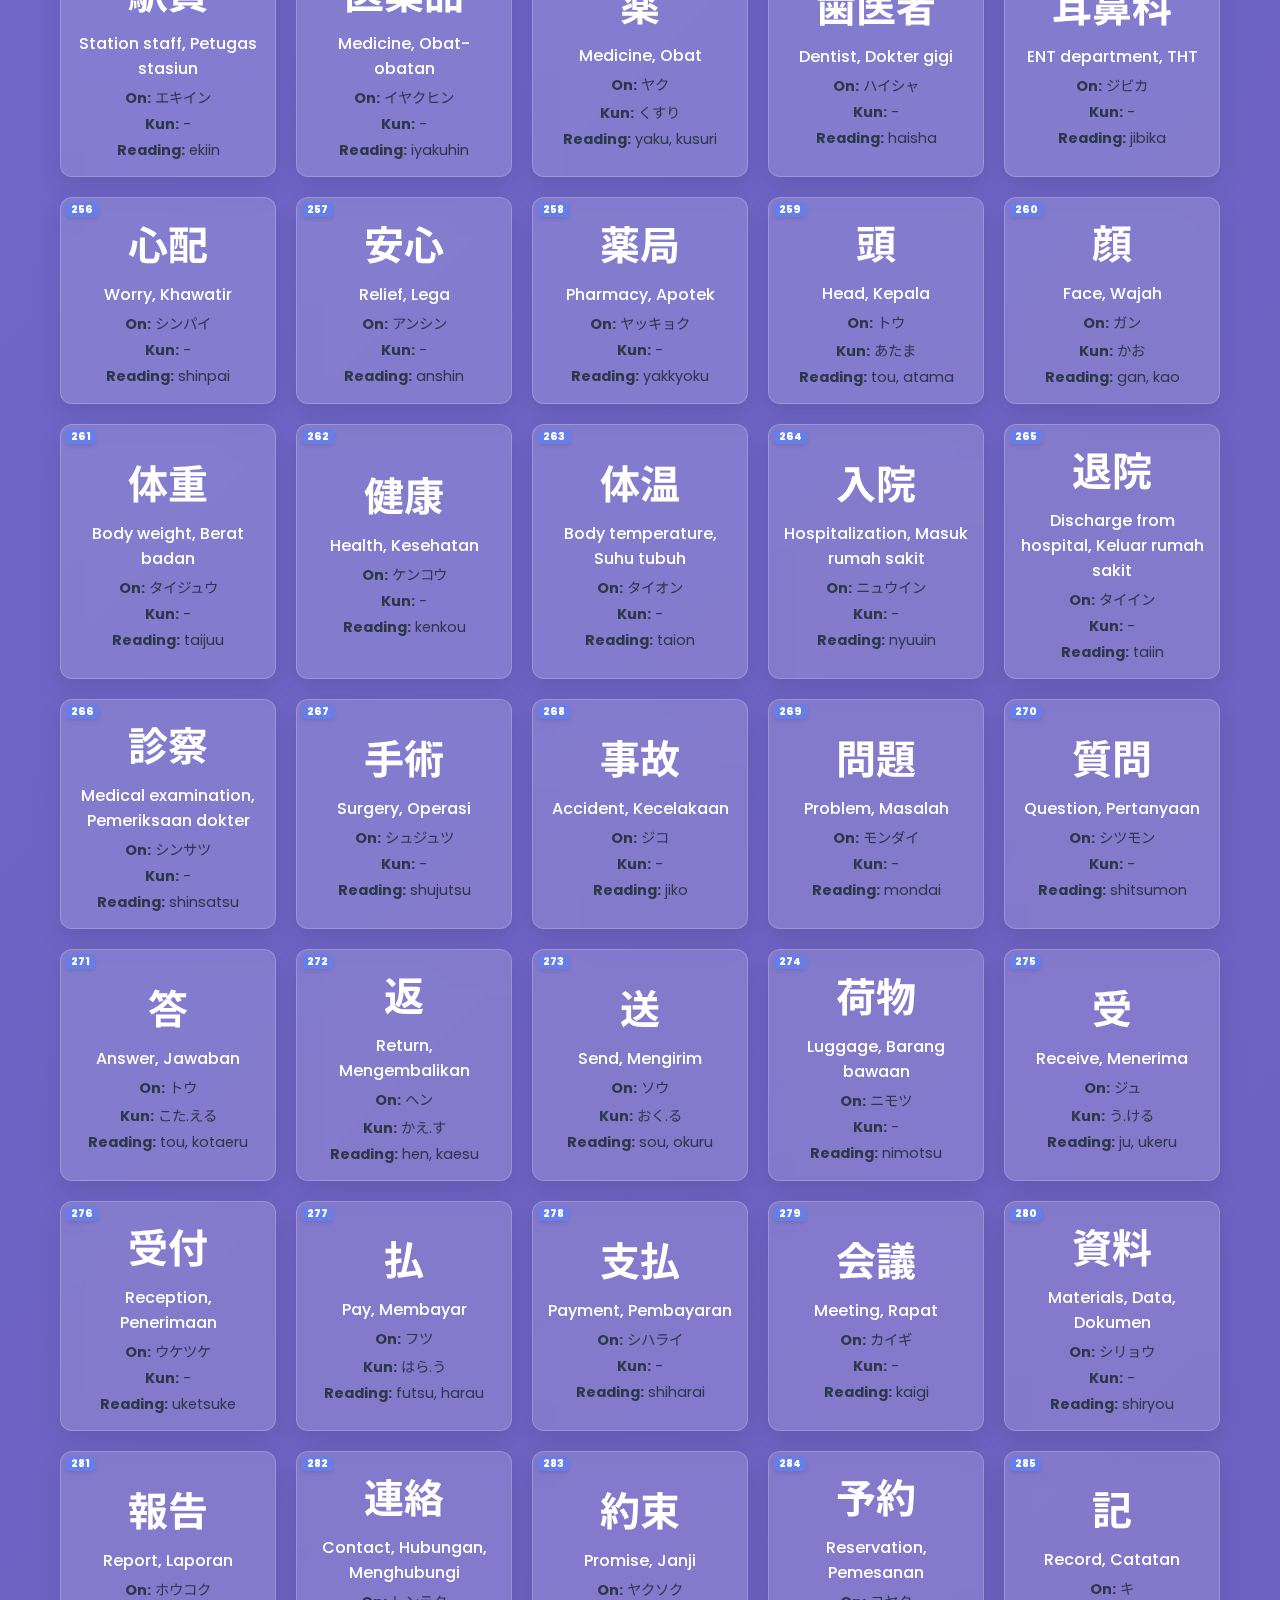
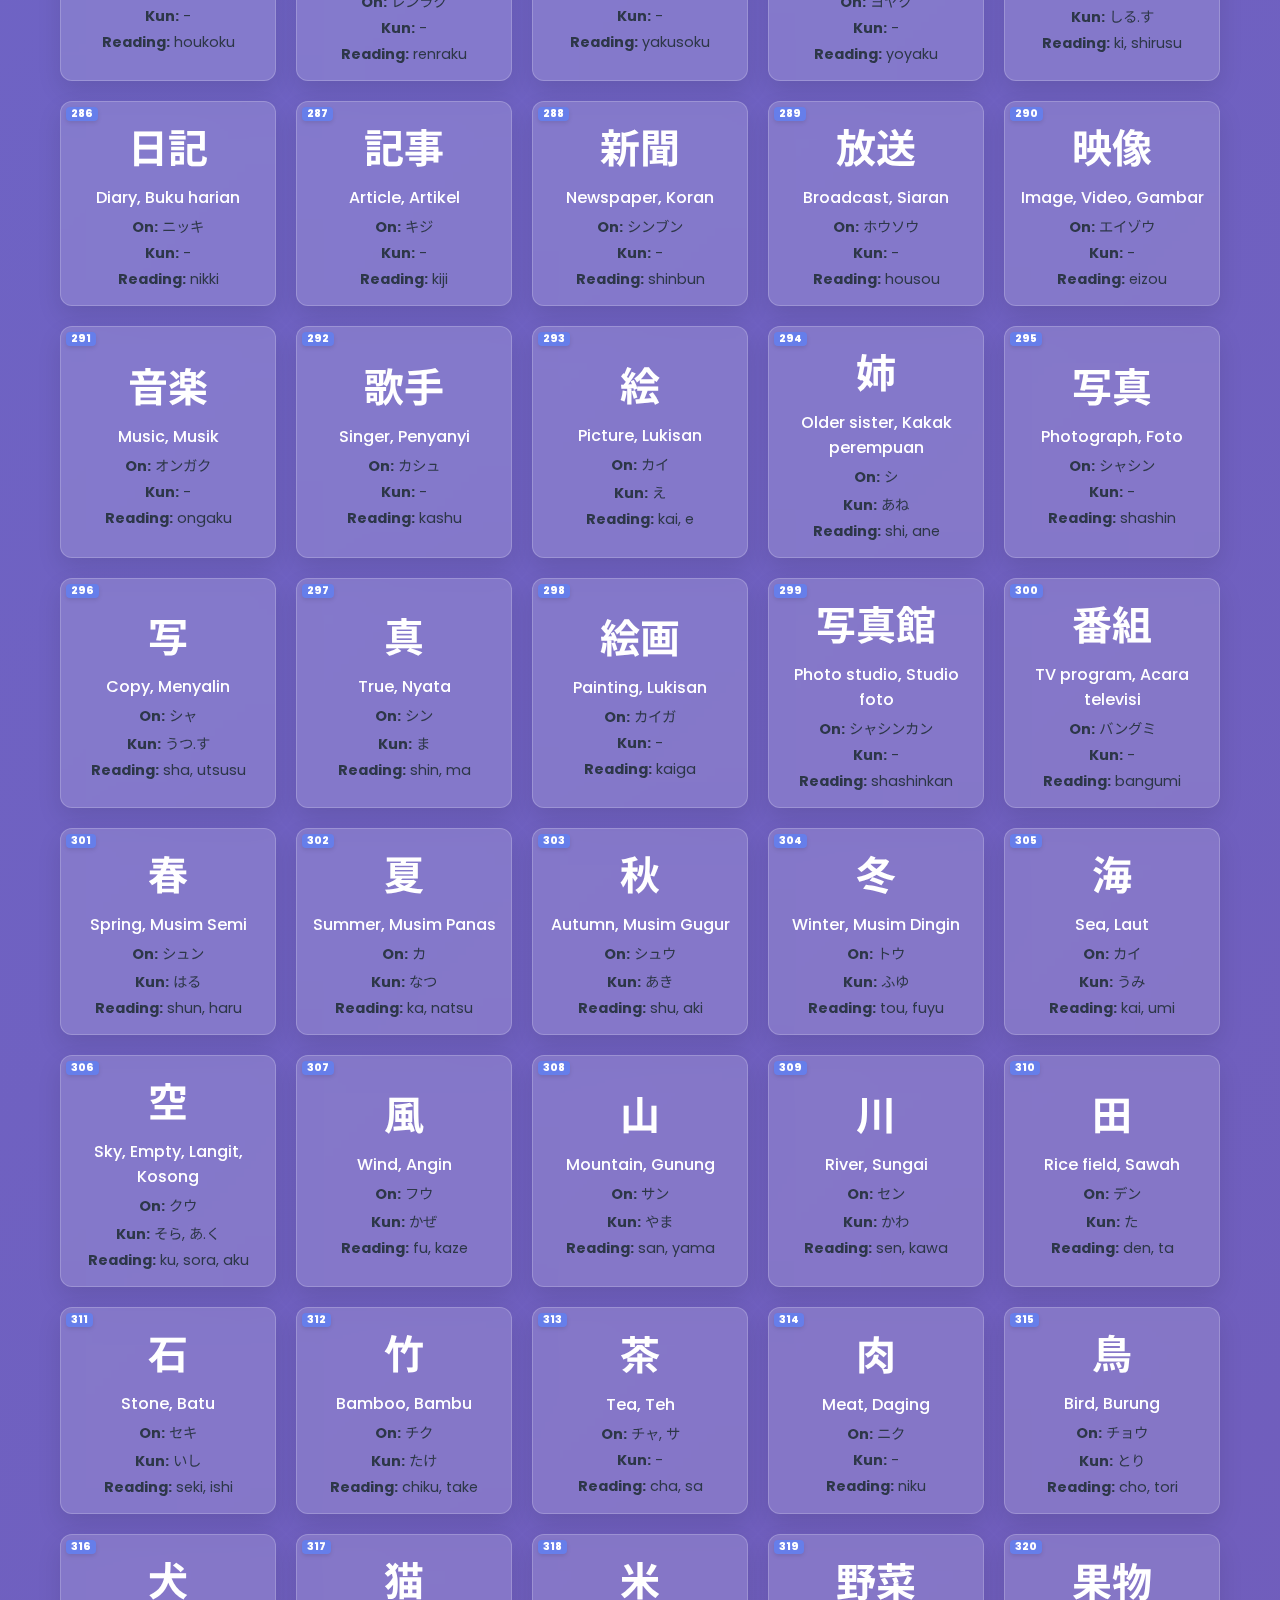
<file: kanji-list.html>
<!DOCTYPE html>
<html lang="en">

<head>
    <meta charset="UTF-8">
    <meta name="viewport" content="width=device-width, initial-scale=1.0">
    <title>Kanji Master - Kanji List</title>
    <link rel="icon" type="image/png" href="assets/images/favicon.png">
    <link rel="stylesheet" href="assets/css/style.css">
    <link rel="stylesheet" href="assets/css/kanji-list.css">
    <link
        href="https://fonts.googleapis.com/css2?family=Noto+Sans+JP:wght@300;400;500;700&family=Poppins:wght@300;400;500;600;700&display=swap"
        rel="stylesheet">
<script src="assets/js/theme.js"></script></head>

<body class="kanji-list-page">
    <!-- Background Elements -->
    <div class="bg-elements">
        <div class="bg-circle circle-1"></div>
        <div class="bg-circle circle-2"></div>
        <div class="bg-circle circle-3"></div>
    </div>

    <main>
        <div class="header" style="position: relative; padding-bottom: 20px;">
            <a href="kanji.html" class="back-button">← Back</a>
            <h1 class="title">Kanji List</h1>
            <div class="subtitle">All Kanji Available</div>
            <div class="search-container">
                <input type="text" id="searchInput" class="search-input" placeholder="Search Romaji or Japanese...">
                <button id="clearSearchBtn" class="clear-search-btn" aria-label="Clear Search">✕</button>
            </div>
        </div>

        <div class="content">
            <div id="kanji-list-container">
                <!-- Kanji list will be populated here by JavaScript -->
            </div>
        </div>
    </main>

    <script src="assets/js/kanji-list.js"></script>
    <button id="scrollToTopBtn" title="Go to top">↑</button>
</body>

<footer class="main-footer">
    <div class="footer-content">
        <p>Made with <span class="heart">♥</span> by <span class="author">Ramadhan</span></p>
    </div>
</footer>

</html>
</file>
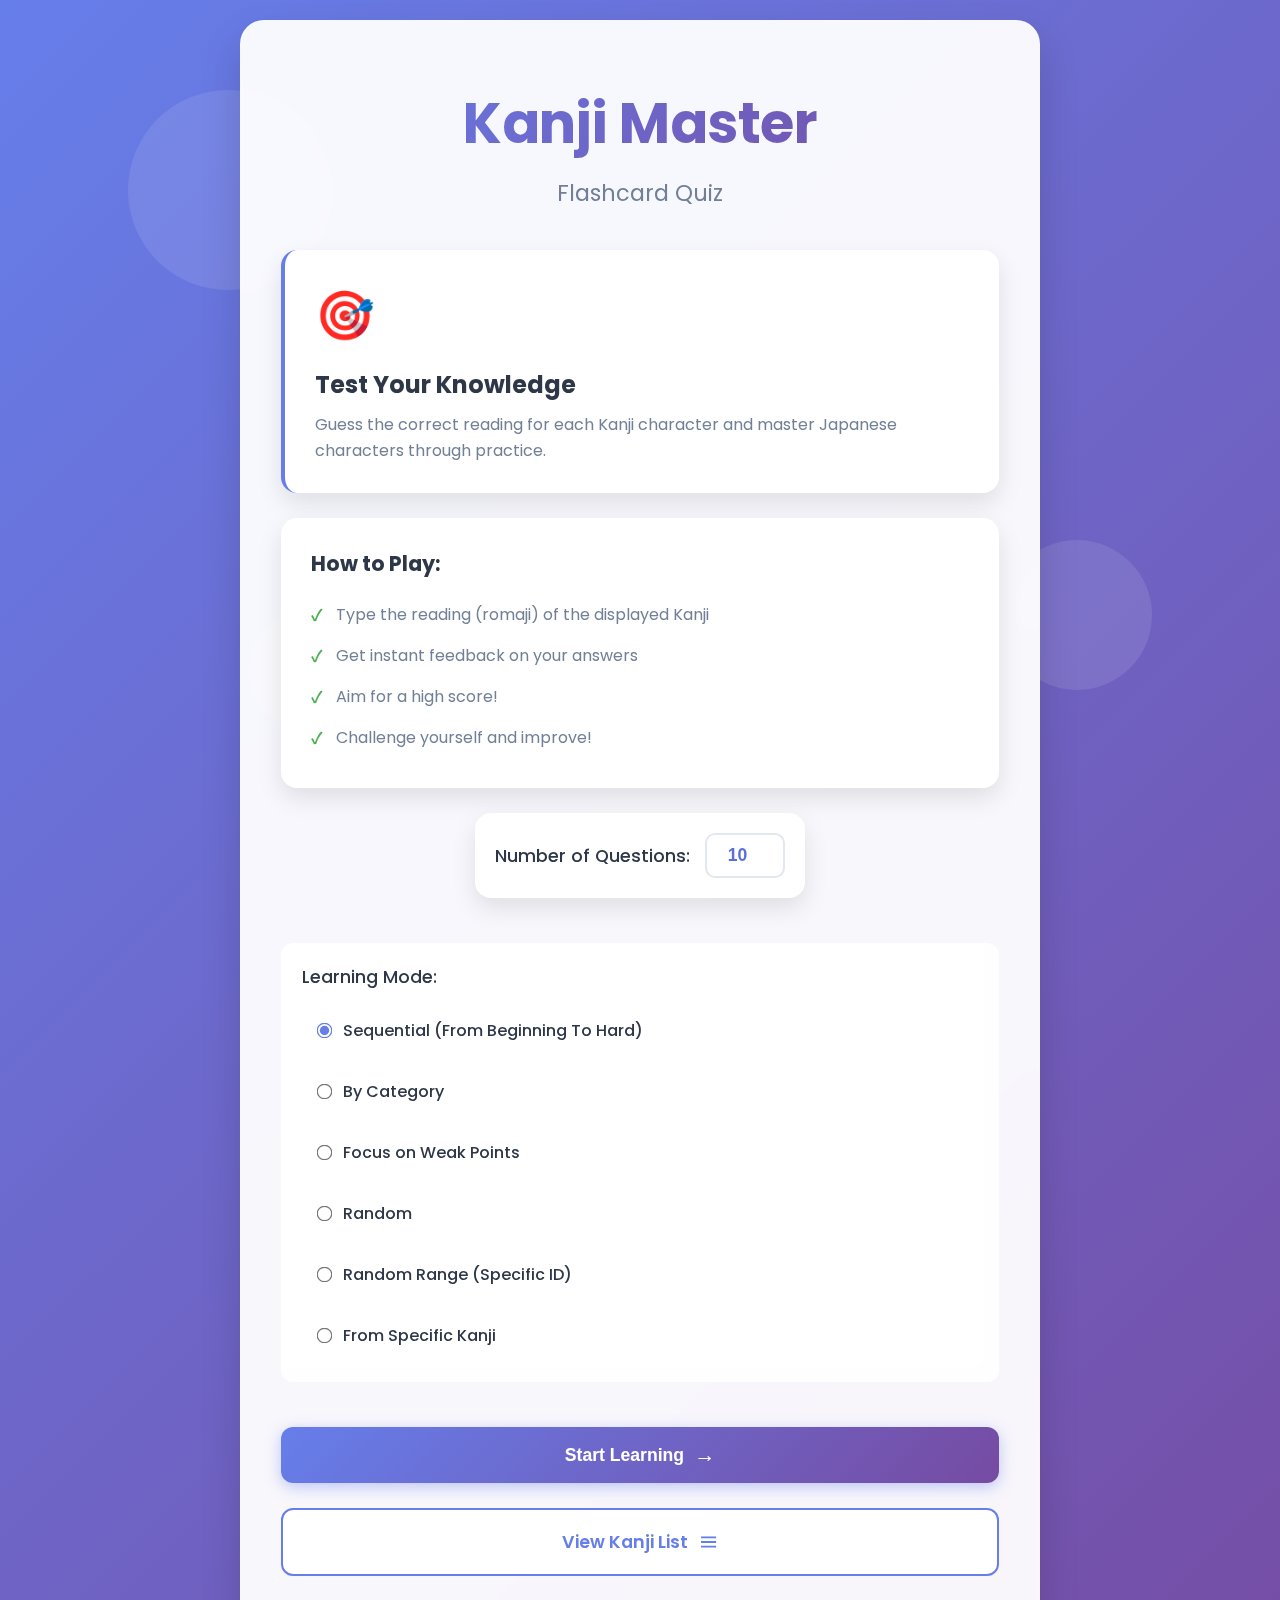
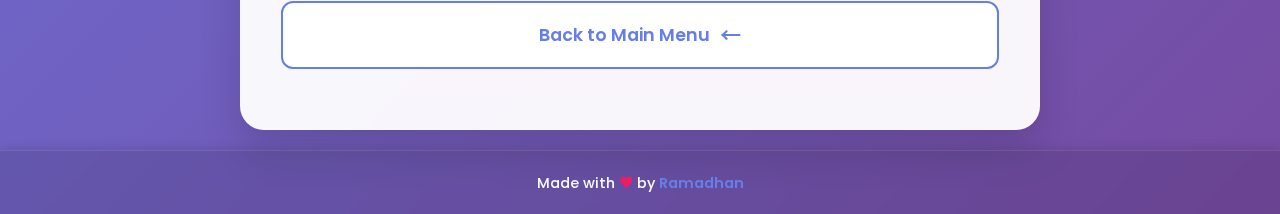
<file: kanji.html>
<!DOCTYPE html>
<html lang="en">

<head>
    <meta charset="UTF-8">
    <meta name="viewport" content="width=device-width, initial-scale=1.0">
    <title>Kanji Master - Flashcard Quiz</title>
    <link rel="icon" type="image/png" href="assets/images/favicon.png">
    <link rel="stylesheet" href="assets/css/style.css">
    <link
        href="https://fonts.googleapis.com/css2?family=Noto+Sans+JP:wght@300;400;500;700&family=Poppins:wght@300;400;500;600;700&display=swap"
        rel="stylesheet">
</head>

<body>
    <!-- Background Elements -->
    <div class="bg-elements">
        <div class="bg-circle circle-1"></div>
        <div class="bg-circle circle-2"></div>
        <div class="bg-circle circle-3"></div>
    </div>

    <!-- Start Screen -->
    <div id="start-screen" class="screen active">
        <div class="container">
            <header class="header">
                <h1 class="title">Kanji Master</h1>
                <p class="subtitle">Flashcard Quiz</p>
            </header>

            <main class="content">
                <section class="feature-card">
                    <div class="feature-icon">🎯</div>
                    <h3>Test Your Knowledge</h3>
                    <p>Guess the correct reading for each Kanji character and master Japanese characters through practice.</p>
                </section>

                <section class="instructions">
                    <h3>How to Play:</h3>
                    <ul>
                        <li>Type the reading (romaji) of the displayed Kanji</li>
                        <li>Get instant feedback on your answers</li>
                        <li>Aim for a high score!</li>
                        <li>Challenge yourself and improve!</li>
                    </ul>
                </section>

                <div class="quiz-length-container">
                    <label for="quiz-length-input">Number of Questions:</label>
                    <input type="number" id="quiz-length-input" value="10" min="1" max="50">
                </div>

                <!-- Learning Mode Options -->
                <div class="learning-options">
                    <h3>Learning Mode:</h3>
                    <div class="option-group">
                        <label class="option-label">
                            <input type="radio" name="learning-mode" value="sequential" checked>
                            <span class="option-text">Sequential (From Beginning To Hard)</span>
                        </label>
                        <label class="option-label">
                            <input type="radio" name="learning-mode" value="by-category">
                            <span class="option-text">By Category</span>
                        </label>
                        <label class="option-label">
                            <input type="radio" name="learning-mode" value="weak-first">
                            <span class="option-text">Focus on Weak Points</span>
                        </label>
                        <label class="option-label">
                            <input type="radio" name="learning-mode" value="random">
                            <span class="option-text">Random</span>
                        </label>
                        <label class="option-label">
                            <input type="radio" name="learning-mode" value="random-range">
                            <span class="option-text">Random Range (Specific ID)</span>
                        </label>
                        <label class="option-label">
                            <input type="radio" name="learning-mode" value="specific">
                            <span class="option-text">From Specific Kanji</span>
                        </label>
                    </div>
                    <div id="category-selector" class="category-selector" style="display: none;">
                        <label for="category-select">Choose Category:</label>
                        <select id="category-select">
                            <option value="basic">Basic (First 50 Kanji)</option>
                            <option value="numbers-time">Numbers & Time</option>
                            <option value="places">Places & Locations</option>
                            <option value="family">Family & People</option>
                            <option value="activities">Daily Activities</option>
                            <option value="nature">Nature & Environment</option>
                        </select>
                    </div>
                    <div id="range-selector" class="range-selector" style="display: none;">
                        <div class="range-inputs">
                            <div class="input-field">
                                <label for="start-range-input">Start ID:</label>
                                <input type="number" id="start-range-input" min="1" value="1">
                            </div>
                            <div class="input-field">
                                <label for="end-range-input">End ID:</label>
                                <input type="number" id="end-range-input" min="1" value="20">
                            </div>
                        </div>
                        <small>Available range: 1 - <span id="max-kanji-range">300</span></small>
                    </div>
                    <div id="specific-kanji-selector" class="specific-kanji-selector" style="display: none;">
                        <label for="start-kanji-input">Start from Kanji Number:</label>
                        <input type="number" id="start-kanji-input" min="1" value="1">
                        <small>Current range: 1 - <span id="max-kanji-number">300</span></small>
                    </div>
                </div>

                <!-- Action Buttons -->
                <button id="play-btn" class="btn-primary">
                    <span>Start Learning</span>
                    <i class="btn-icon">→</i>
                </button>
                <a href="kanji-list.html" class="btn-secondary">
                    <span>View Kanji List</span>
                    <i class="btn-icon">≡</i>
                </a>
                <a href="index.html" class="btn-secondary">
                    <span>Back to Main Menu</span>
                    <i class="btn-icon">←</i>
                </a>
            </main>
        </div>
    </div>

    <!-- Game Container -->
    <div id="game-container" class="screen">
        <header class="game-header">
            <div class="score-display">
                <span class="score-label">Score</span>
                <span class="score-value">0</span>
                <span id="score-max" class="score-max">/ 10</span>
            </div>
            <div class="progress-bar">
                <div class="progress-fill"></div>
            </div>
        </header>

        <main class="game-content">
            <div id="hint-display" class="hint-wrapper" title="Click to reveal hint">
                <div id="hint-icon" class="active">👁️</div>
                <div id="hint-text"></div>
            </div>

            <div class="flashcard-wrapper">
                <div class="kanji-card">
                    <p class="kanji-character">字</p>
                </div>
                <div class="card-shine"></div>
            </div>

            <div class="input-wrapper">
                <div class="input-group">
                    <input type="text" id="answer-input" placeholder="Enter reading in romaji" autocomplete="off">
                    <button id="submit-btn" class="btn-submit">
                        <span>Check</span>
                    </button>
                </div>
            </div>

            <div id="result" class="result-message"></div>

            <div class="game-controls">
                <button id="next-btn" class="btn-secondary" disabled>
                    <span>Next Kanji</span>
                    <i class="btn-icon">→</i>
                </button>
            </div>
        </main>
    </div>

    <!-- Footer -->
    <footer class="main-footer">
        <div class="footer-content">
            <p>Made with <span class="heart">♥</span> by <span class="author">Ramadhan</span></p>
        </div>
    </footer>

    <script src="assets/js/kanji.js"></script>
</body>

</html>
</file>
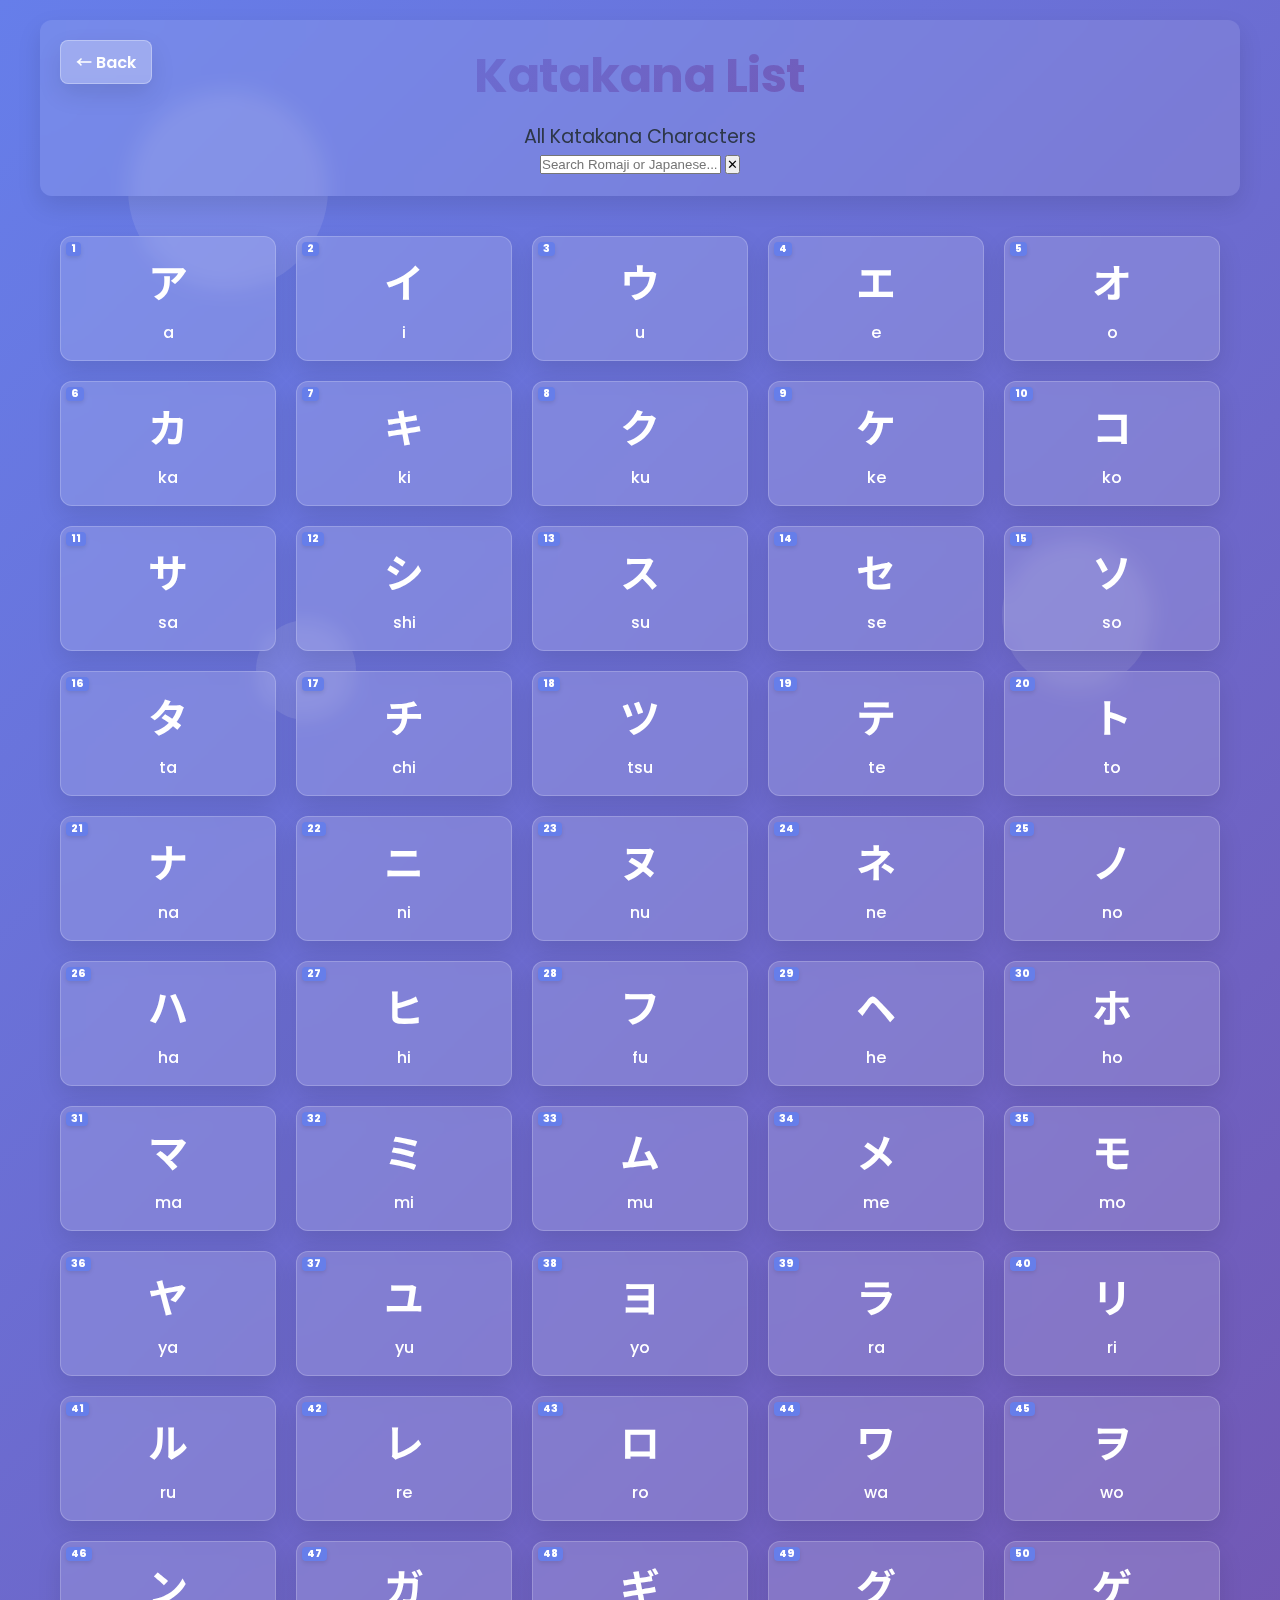
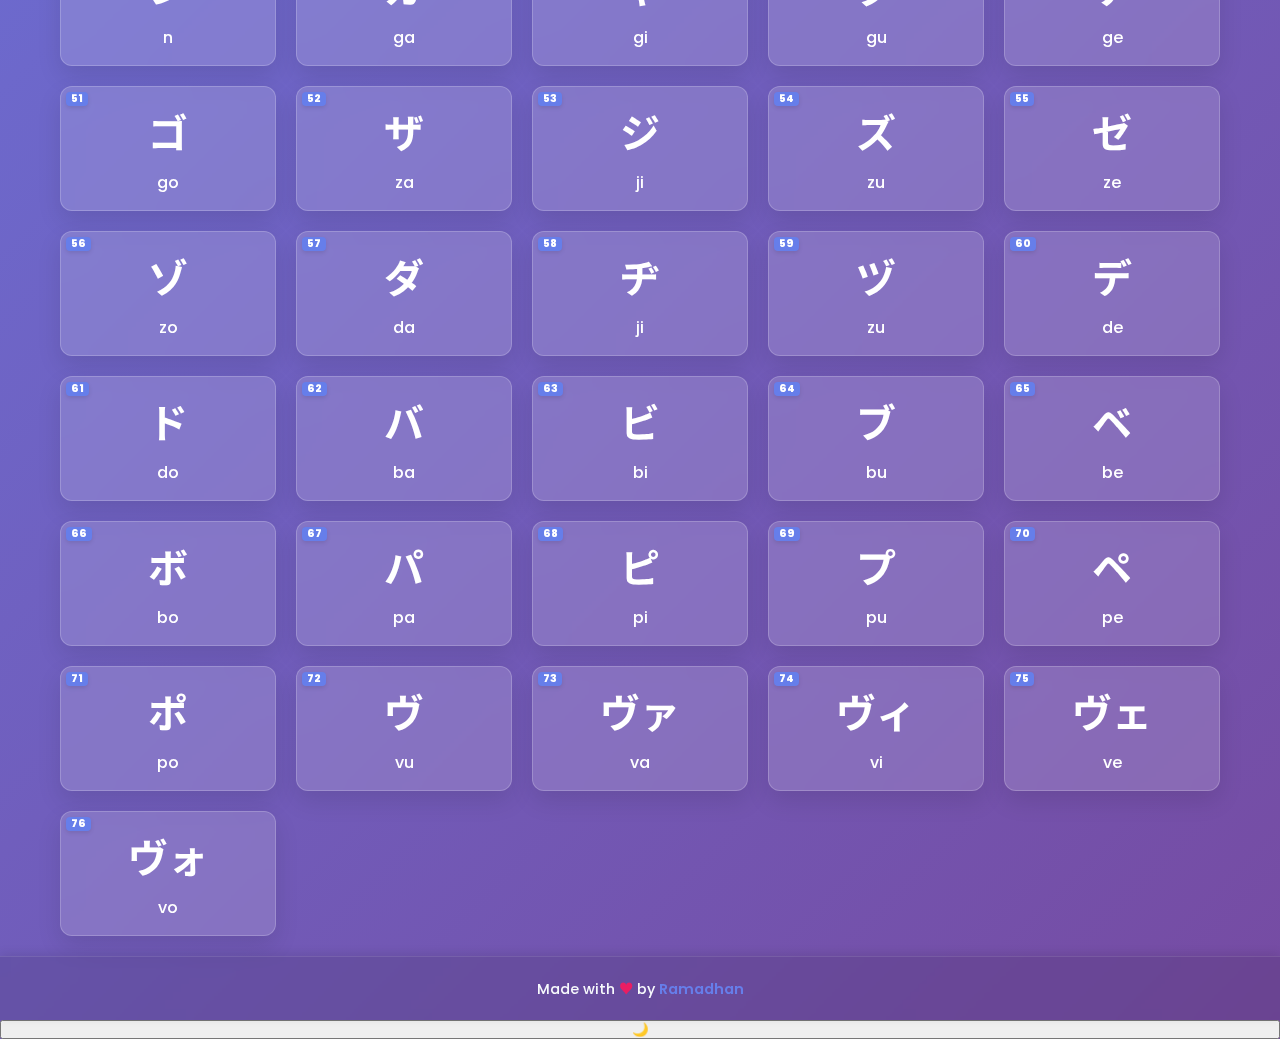
<file: katakana-list.html>
<!DOCTYPE html>
<html lang="en">

<head>
    <meta charset="UTF-8">
    <meta name="viewport" content="width=device-width, initial-scale=1.0">
    <title>Katakana Master - Katakana List</title>
    <link rel="icon" type="image/png" href="assets/images/favicon.png">
    <link rel="stylesheet" href="assets/css/style.css">
    <link rel="stylesheet" href="assets/css/kanji-list.css">
    <link
        href="https://fonts.googleapis.com/css2?family=Noto+Sans+JP:wght@300;400;500;700&family=Poppins:wght@300;400;500;600;700&display=swap"
        rel="stylesheet">
<script src="assets/js/theme.js"></script></head>

<body class="kanji-list-page">
    <!-- Background Elements -->
    <div class="bg-elements">
        <div class="bg-circle circle-1"></div>
        <div class="bg-circle circle-2"></div>
        <div class="bg-circle circle-3"></div>
    </div>

    <main>
        <div class="header" style="position: relative; padding-bottom: 20px;">
            <a href="katakana.html" class="back-button">← Back</a>
            <h1 class="title">Katakana List</h1>
            <div class="subtitle">All Katakana Characters</div>
            <div class="search-container">
                <input type="text" id="searchInput" class="search-input" placeholder="Search Romaji or Japanese...">
                <button id="clearSearchBtn" class="clear-search-btn" aria-label="Clear Search">✕</button>
            </div>
        </div>

        <div class="content">
            <div id="katakana-list-container">
                <!-- Katakana list will be populated here by JavaScript -->
            </div>
        </div>
    </main>

    <script src="assets/js/katakana-list.js"></script>
    <button id="scrollToTopBtn" title="Go to top">↑</button>
</body>

<footer class="main-footer">
    <div class="footer-content">
        <p>Made with <span class="heart">♥</span> by <span class="author">Ramadhan</span></p>
    </div>
</footer>

</html>
</file>
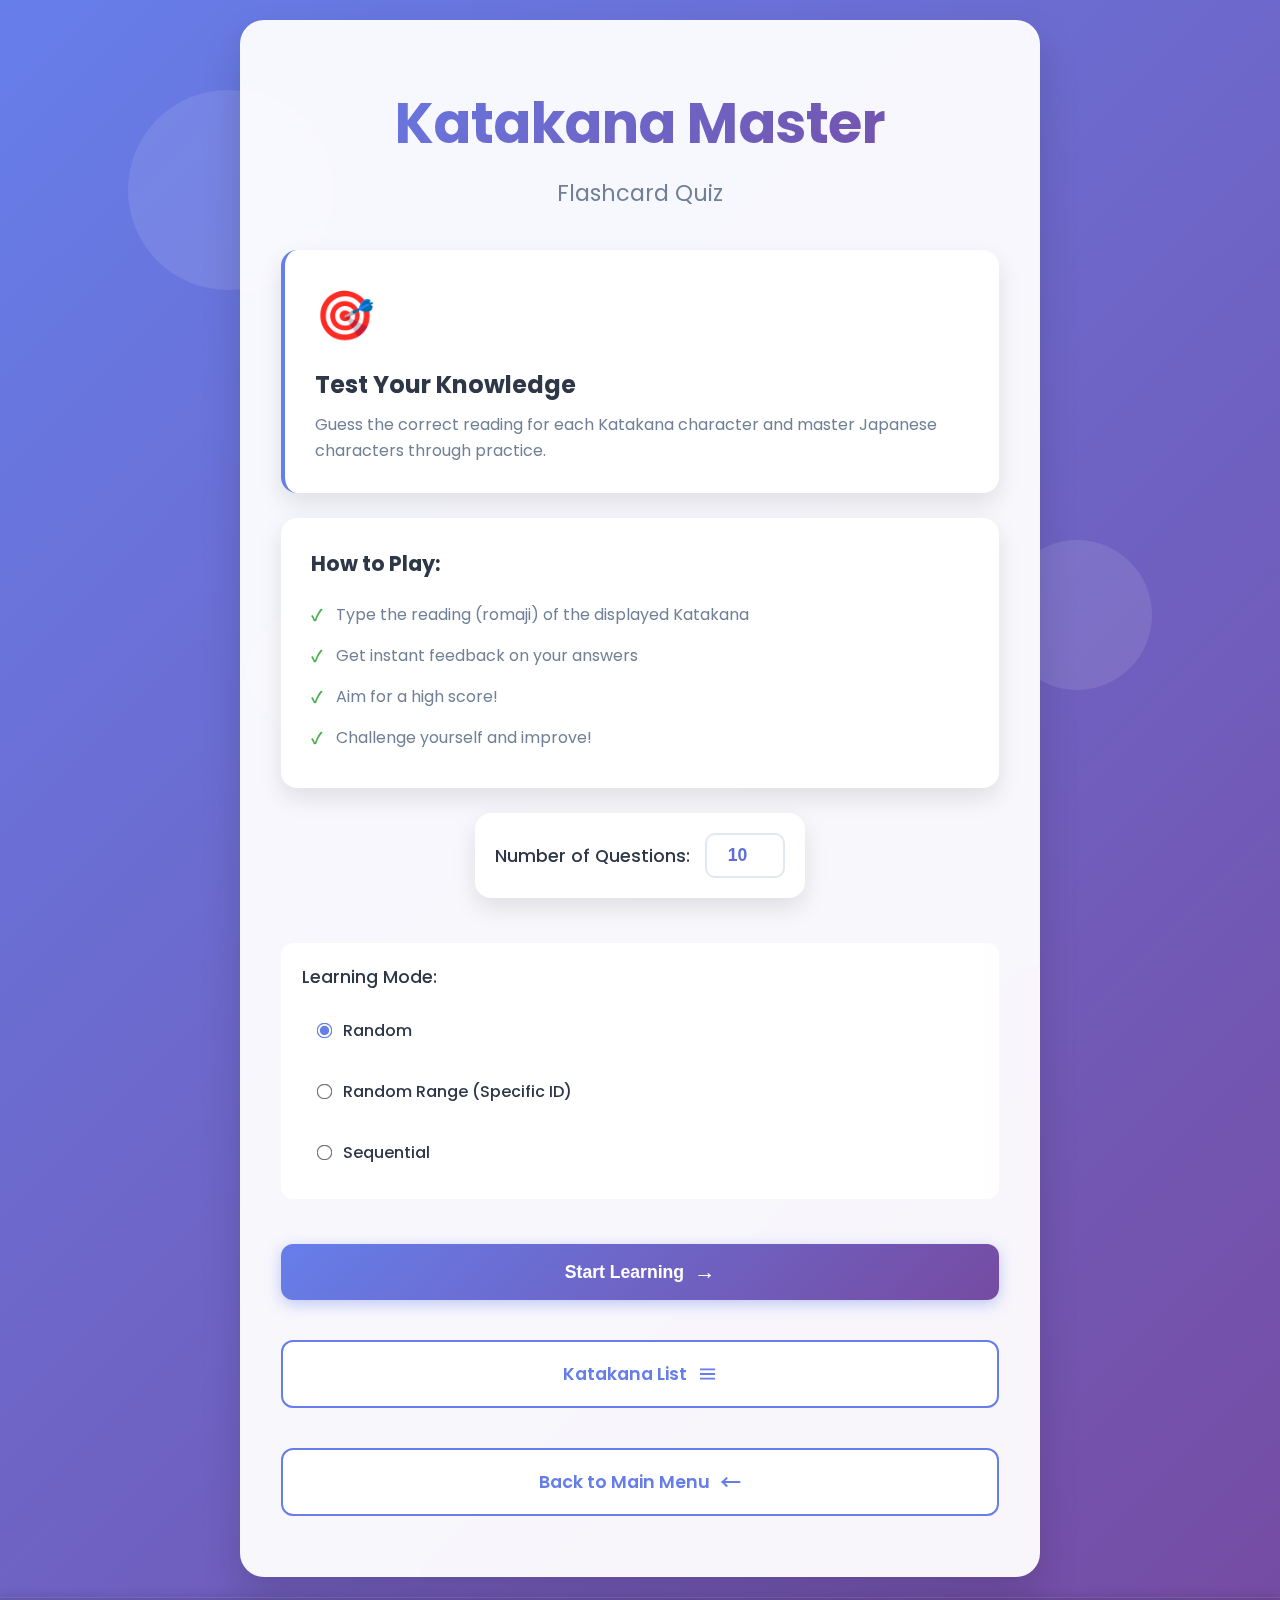
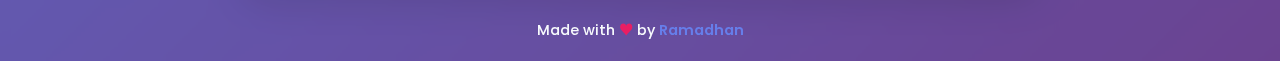
<file: katakana.html>
<!DOCTYPE html>
<html lang="en">

<head>
    <meta charset="UTF-8">
    <meta name="viewport" content="width=device-width, initial-scale=1.0">
    <title>Katakana Master - Flashcard Quiz</title>
    <link rel="icon" type="image/png" href="assets/images/favicon.png">
    <link rel="stylesheet" href="assets/css/style.css">
    <link
        href="https://fonts.googleapis.com/css2?family=Noto+Sans+JP:wght@300;400;500;700&family=Poppins:wght@300;400;500;600;700&display=swap"
        rel="stylesheet">
</head>

<body>
    <!-- Background Elements -->
    <div class="bg-elements">
        <div class="bg-circle circle-1"></div>
        <div class="bg-circle circle-2"></div>
        <div class="bg-circle circle-3"></div>
    </div>

    <div id="start-screen" class="screen active">
        <div class="container">
            <div class="header">
                <h1 class="title">Katakana Master</h1>
                <div class="subtitle">Flashcard Quiz</div>
            </div>

            <div class="content">
                <div class="feature-card">
                    <div class="feature-icon">🎯</div>
                    <h3>Test Your Knowledge</h3>
                    <p>Guess the correct reading for each Katakana character and master Japanese characters through
                        practice.</p>
                </div>

                <div class="instructions">
                    <h3>How to Play:</h3>
                    <ul>
                        <li>Type the reading (romaji) of the displayed Katakana</li>
                        <li>Get instant feedback on your answers</li>
                        <li>Aim for a high score!</li>
                        <li>Challenge yourself and improve!</li>
                    </ul>
                </div>

                <div class="quiz-length-container">
                    <label for="quiz-length-input">Number of Questions:</label>
                    <input type="number" id="quiz-length-input" value="10" min="1" max="50">
                </div>

                <!-- Learning Mode Options -->
                <div class="learning-options">
                    <h3>Learning Mode:</h3>
                    <div class="option-group">
                        <label class="option-label">
                            <input type="radio" name="learning-mode" value="random" checked>
                            <span class="option-text">Random</span>
                        </label>
                        <label class="option-label">
                            <input type="radio" name="learning-mode" value="random-range">
                            <span class="option-text">Random Range (Specific ID)</span>
                        </label>
                        <label class="option-label">
                            <input type="radio" name="learning-mode" value="sequential">
                            <span class="option-text">Sequential</span>
                        </label>
                    </div>
                    <div id="range-selector" class="range-selector" style="display: none;">
                        <div class="range-inputs">
                            <div class="input-field">
                                <label for="start-range-input">Start ID:</label>
                                <input type="number" id="start-range-input" min="1" value="1">
                            </div>
                            <div class="input-field">
                                <label for="end-range-input">End ID:</label>
                                <input type="number" id="end-range-input" min="1" value="20">
                            </div>
                        </div>
                        <small>Available range: 1 - <span id="max-kana-range">46</span></small>
                    </div>
                </div>

                <button id="play-btn" class="btn-primary">
                    <span>Start Learning</span>
                    <div class="btn-icon">→</div>
                </button>
                <a href="katakana-list.html" class="btn-secondary" style="text-decoration: none; margin-top: 15px;">
                    <span>Katakana List</span>
                    <i class="btn-icon">≡</i>
                </a>
                <a href="index.html" class="btn-secondary" style="text-decoration: none; margin-top: 15px;">
                    <span>Back to Main Menu</span>
                    <div class="btn-icon">←</div>
                </a>
            </div>
        </div>
    </div>

    <div id="game-container" class="screen">
        <div class="game-header">
            <div id="score" class="score-display">
                <span class="score-label">Score</span>
                <span class="score-value">0</span>
                <span id="score-max" class="score-max"></span>
            </div>
            <div class="progress-bar">
                <div class="progress-fill" style="width: 0%"></div>
            </div>
        </div>

        <div class="game-content">

            <div id="flashcard-container" class="flashcard-wrapper">
                <div id="kanji-card" class="kanji-card">
                    <div class="kanji-character">ア</div>
                </div>
                <div class="card-shine"></div>
            </div>

            <div id="input-container" class="input-wrapper">
                <div class="input-group">
                    <input type="text" id="answer-input" placeholder="Enter reading in romaji"
                        autocomplete="off">
                    <button id="submit-btn" class="btn-submit">
                        <span>Check</span>
                    </button>
                </div>
            </div>

            <div id="result" class="result-message"></div>

            <div class="game-controls">
                <button id="next-btn" class="btn-secondary" disabled>
                    <span>Next Katakana</span>
                    <div class="btn-icon">→</div>
                </button>
            </div>
        </div>
    </div>

    <script src="assets/js/katakana.js"></script>
</body>

<footer class="main-footer">
    <div class="footer-content">
        <p>Made with <span class="heart">♥</span> by <span class="author">Ramadhan</span></p>
    </div>
</footer>

</html>
</file>
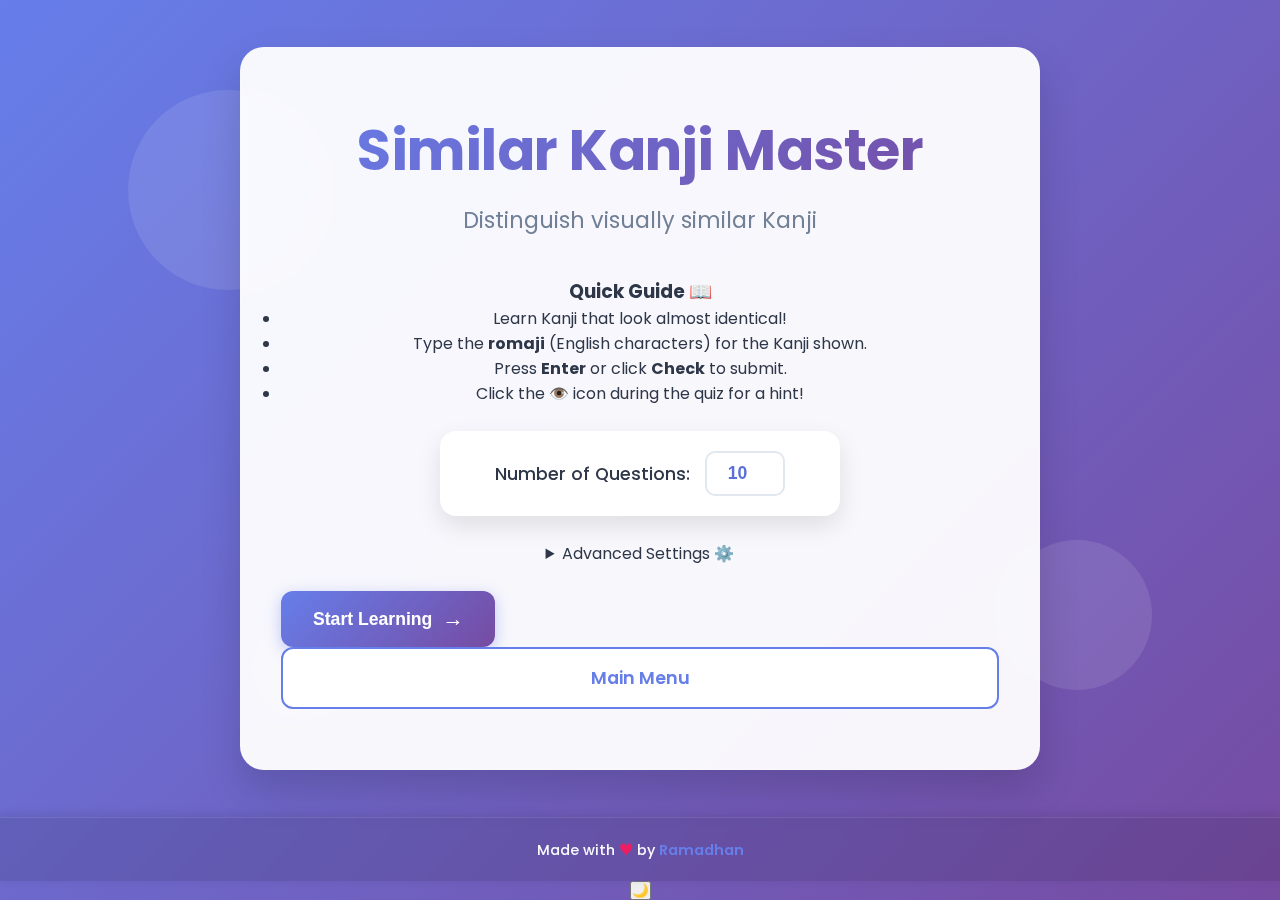
<file: similar-kanji.html>
<!DOCTYPE html>
<html lang="en">

<head>
    <meta charset="UTF-8">
    <meta name="viewport" content="width=device-width, initial-scale=1.0">
    <title>Similar Kanji Master - Flashcard Quiz</title>
    <link rel="icon" type="image/png" href="assets/images/favicon.png">
    <link rel="stylesheet" href="assets/css/style.css">
    <link
        href="https://fonts.googleapis.com/css2?family=Noto+Sans+JP:wght@300;400;500;700&family=Poppins:wght@300;400;500;600;700&display=swap"
        rel="stylesheet">
<script src="assets/js/theme.js"></script></head>

<body>
    <!-- Background Elements -->
    <div class="bg-elements">
        <div class="bg-circle circle-1"></div>
        <div class="bg-circle circle-2"></div>
        <div class="bg-circle circle-3"></div>
    </div>

    <!-- Start Screen -->
    <div id="start-screen" class="screen active">
        <div class="container">
            <header class="header">
                <h1 class="title">Similar Kanji Master</h1>
                <p class="subtitle">Distinguish visually similar Kanji</p>
            </header>

            <main class="content">
                <div class="instructions-card">
                    <h3>Quick Guide 📖</h3>
                    <ul>
                        <li>Learn Kanji that look almost identical!</li>
                        <li>Type the <strong>romaji</strong> (English characters) for the Kanji shown.</li>
                        <li>Press <strong>Enter</strong> or click <strong>Check</strong> to submit.</li>
                        <li>Click the 👁️ icon during the quiz for a hint!</li>
                    </ul>
                </div>

                <div class="basic-settings">
                    <div class="quiz-length-container">
                        <label for="quiz-length-input">Number of Questions:</label>
                        <input type="number" id="quiz-length-input" value="10" min="1" max="50">
                    </div>
                </div>

                <!-- Advanced Options Collapsible -->
                <details class="advanced-options-details">
                    <summary class="advanced-summary">Advanced Settings ⚙️</summary>
                    <div class="learning-options">
                        <h3>Learning Mode:</h3>
                        <div class="option-group">
                            <label class="option-label">
                                <input type="radio" name="learning-mode" value="random" checked>
                                <span class="option-text">Random Similar Kanji</span>
                            </label>
                            <label class="option-label" style="flex-direction: column; align-items: flex-start;">
                                <div style="display: flex; align-items: center; width: 100%;">
                                    <input type="radio" name="learning-mode" value="by-category">
                                    <span class="option-text">By Similarity Group</span>
                                </div>
                                <div id="category-selector" class="category-selector" style="display: none; width: 100%; margin-top: 10px; padding-left: 25px;">
                                    <label for="category-select" style="font-size: 0.9em; margin-bottom: 5px; display: block;">Choose Group:</label>
                                    <select id="category-select" style="width: 100%;">
                                        <!-- Groups will be populated dynamically -->
                                    </select>
                                </div>
                            </label>
                            <label class="option-label">
                                <input type="radio" name="learning-mode" value="sequential">
                                <span class="option-text">Sequential</span>
                            </label>
                        </div>

                        <div class="countdown-mode-container">
                            <label class="option-label" style="cursor: pointer;">
                                <input type="checkbox" id="countdown-toggle" style="width: 20px; height: 20px;">
                                <span class="option-text" style="font-weight: 600;"> Enable Countdown Mode ⏱️</span>
                            </label>
                            
                            <div id="countdown-settings" style="display: none;">
                                <label for="countdown-minutes">Duration (minutes):</label>
                                <input type="number" id="countdown-minutes" value="1" min="1" max="60">
                            </div>
                        </div>

                        <div class="no-hints-container">
                            <label class="option-label" style="cursor: pointer;">
                                <input type="checkbox" id="no-hints-toggle" style="width: 20px; height: 20px;">
                                <span class="option-text" style="font-weight: 600;"> No Hints Mode (Hide Eye Icon) 👁️‍🗨️</span>
                            </label>
                        </div>
                    </div>
                </details>

                <div class="action-buttons">
                    <button id="play-btn" class="btn-primary">
                        <span>Start Quiz</span>
                        <div class="btn-icon">→</div>
                    </button>
                    <div class="secondary-actions">
                        <a href="index.html" class="btn-secondary">Main Menu</a>
                    </div>
                </div>
            </main>
        </div>
    </div>

    <!-- Game Container -->
    <div id="game-container" class="screen">
        <header class="game-header">
            <button id="mute-btn" class="mute-btn" title="Toggle Sound">🔊</button>
            <div id="id-display" class="id-display">ID: -</div>
            <div class="score-display">
                <span class="score-label">Score</span>
                <span class="score-value">0</span>
                <span id="score-max" class="score-max">/ 10</span>
            </div>
            <div id="timer-display" class="timer-display">
                <span class="timer-icon">⏱️</span>
                <span id="timer-value">01:00</span>
            </div>
            <div class="progress-bar">
                <div class="progress-fill"></div>
            </div>
        </header>

        <main class="game-content">
            <div id="hint-display" class="hint-wrapper" title="Click to reveal hint">
                <div id="hint-icon" class="active">👁️</div>
                <div id="hint-text"></div>
            </div>

            <div class="flashcard-wrapper">
                <div class="kanji-card">
                    <p class="kanji-character">字</p>
                </div>
                <div class="card-shine"></div>
            </div>

            <div class="input-wrapper">
                <div class="input-group">
                    <input type="text" id="answer-input" placeholder="Enter reading in romaji" autocomplete="off">
                    <button id="submit-btn" class="btn-submit">
                        <span>Check</span>
                    </button>
                </div>
            </div>

            <div id="result" class="result-message"></div>

            <div class="game-controls">
                <button id="restart-btn" class="btn-secondary">
                    <span>Restart</span>
                    <i class="btn-icon">↺</i>
                </button>
                <button id="next-btn" class="btn-secondary" disabled>
                    <span>Next Kanji</span>
                    <i class="btn-icon">→</i>
                </button>
            </div>
        </main>
    </div>

    <!-- Footer -->
    <footer class="main-footer">
        <div class="footer-content">
            <p>Made with <span class="heart">♥</span> by <span class="author">Ramadhan</span></p>
        </div>
    </footer>

    <script src="assets/js/similar-kanji.js"></script>
</body>

</html>
</file>
<file: assets/css/style.css>
/* =================================
   Base Styles & Variables
   ================================= */
:root {
    --primary-color: #667eea;
    --primary-dark: #5a6fd8;
    --secondary-color: #764ba2;
    --accent-color: #f093fb;
    --success-color: #4CAF50;
    --error-color: #f44336;
    --warning-color: #ff9800;
    --text-dark: #2d3748;
    --text-light: #718096;
    --bg-light: #f7fafc;
    --bg-white: #ffffff;
    --shadow: 0 10px 25px rgba(0, 0, 0, 0.1);
    --shadow-lg: 0 20px 40px rgba(0, 0, 0, 0.15);
    --gradient: linear-gradient(135deg, var(--primary-color) 0%, var(--secondary-color) 100%);
    --gradient-light: linear-gradient(135deg, #f093fb 0%, #f5576c 100%);
}

* {
    margin: 0;
    padding: 0;
    box-sizing: border-box;
}

body {
    font-family: 'Poppins', 'Noto Sans JP', sans-serif;
    display: flex;
    flex-direction: column;
    align-items: center;
    justify-content: center;
    min-height: 100vh;
    background: var(--gradient);
    color: var(--text-dark);
    text-align: center;
    position: relative;
    overflow-x: hidden;
}

/* =================================
   Background Animations
   ================================= */
.bg-elements {
    position: fixed;
    top: 0;
    left: 0;
    width: 100%;
    height: 100%;
    pointer-events: none;
    z-index: -1;
}

.bg-circle {
    position: absolute;
    border-radius: 50%;
    background: rgba(255, 255, 255, 0.1);
    animation: float 6s ease-in-out infinite;
}

.circle-1 { width: 200px; height: 200px; top: 10%; left: 10%; animation-delay: 0s; }
.circle-2 { width: 150px; height: 150px; top: 60%; right: 10%; animation-delay: 2s; }
.circle-3 { width: 100px; height: 100px; bottom: 20%; left: 20%; animation-delay: 4s; }

@keyframes float {
    0%, 100% { transform: translateY(0px) scale(1); }
    50% { transform: translateY(-20px) scale(1.05); }
}

/* =================================
   Screen & Layout
   ================================= */
.screen {
    display: none;
    width: 100%;
    padding: 20px;
    flex-grow: 1;
}

.screen.active {
    display: flex;
    align-items: center;
    justify-content: center;
}

.container {
    width: 100%;
    max-width: 800px;
    background: rgba(255, 255, 255, 0.95);
    backdrop-filter: blur(10px);
    border-radius: 24px;
    padding: 60px 40px;
    box-shadow: var(--shadow-lg);
    border: 1px solid rgba(255, 255, 255, 0.2);
}

/* =================================
   Header & Typography
   ================================= */
.header {
    margin-bottom: 40px;
}

.title {
    font-size: 3.5em;
    font-weight: 700;
    background: var(--gradient);
    -webkit-background-clip: text;
    -webkit-text-fill-color: transparent;
    background-clip: text;
    margin-bottom: 10px;
    letter-spacing: -0.5px;
}

.subtitle {
    font-size: 1.4em;
    color: var(--text-light);
    font-weight: 400;
}

/* =================================
   Start Screen Content
   ================================= */
#start-screen .content {
    display: flex;
    flex-direction: column;
    gap: 25px;
}

.feature-card, .instructions {
    background: var(--bg-white);
    padding: 30px;
    border-radius: 16px;
    box-shadow: var(--shadow);
    text-align: left;
}

.feature-card {
    border-left: 4px solid var(--primary-color);
}

.feature-icon {
    font-size: 3em;
    margin-bottom: 15px;
}

.feature-card h3 {
    font-size: 1.5em;
    margin-bottom: 10px;
    color: var(--text-dark);
}

.feature-card p {
    color: var(--text-light);
    line-height: 1.6;
}

.instructions h3 {
    color: var(--text-dark);
    margin-bottom: 15px;
    font-size: 1.3em;
}

.instructions ul {
    list-style: none;
    padding: 0;
}

.instructions li {
    padding: 8px 0 8px 25px;
    color: var(--text-light);
    position: relative;
}

.instructions li:before {
    content: "✓";
    position: absolute;
    left: 0;
    color: var(--success-color);
    font-weight: bold;
}

/* =================================
   Buttons
   ================================= */
.btn-primary, .btn-secondary, .btn-submit {
    padding: 16px 32px;
    border: none;
    border-radius: 12px;
    font-size: 1.1em;
    font-weight: 600;
    cursor: pointer;
    transition: all 0.3s ease;
    display: flex;
    align-items: center;
    justify-content: center;
    gap: 10px;
    text-decoration: none;
}

.btn-primary {
    background: var(--gradient);
    color: white;
    box-shadow: 0 4px 15px rgba(102, 126, 234, 0.4);
}

.btn-primary:hover {
    transform: translateY(-2px);
    box-shadow: 0 8px 25px rgba(102, 126, 234, 0.6);
}

.btn-secondary {
    background: var(--bg-white);
    color: var(--primary-color);
    border: 2px solid var(--primary-color);
}

.btn-secondary:hover:not(:disabled) {
    background: var(--primary-color);
    color: white;
    transform: translateY(-2px);
}

.btn-submit {
    background: var(--success-color);
    color: white;
    padding: 12px 24px;
    min-width: 100px;
}

.btn-submit:hover {
    background: #45a049;
    transform: translateY(-1px);
}

button:disabled, a:disabled {
    opacity: 0.6;
    cursor: not-allowed;
    transform: none !important;
    box-shadow: none !important;
}

.btn-icon {
    font-size: 1.2em;
    transition: transform 0.3s ease;
    font-style: normal;
}

.btn-primary:hover .btn-icon {
    transform: translateX(3px);
}

/* =================================
   Inputs & Forms
   ================================= */
.quiz-length-container {
    display: flex;
    align-items: center;
    justify-content: center;
    gap: 15px;
    background: var(--bg-white);
    padding: 20px;
    border-radius: 16px;
    box-shadow: var(--shadow);
    margin: 0 auto;
    max-width: 400px;
}

.quiz-length-container label {
    font-size: 1.1em;
    color: var(--text-dark);
    font-weight: 500;
}

#quiz-length-input {
    width: 80px;
    padding: 10px 15px;
    border: 2px solid #e2e8f0;
    border-radius: 10px;
    font-size: 1.1em;
    text-align: center;
    font-weight: 600;
    color: var(--primary-dark);
    transition: all 0.3s ease;
}

#quiz-length-input:focus {
    outline: none;
    border-color: var(--primary-color);
    box-shadow: 0 0 0 3px rgba(102, 126, 234, 0.2);
}

.input-wrapper {
    width: 100%;
    max-width: 400px;
    margin: 0 auto 20px;
}

.input-group {
    display: flex;
    gap: 10px;
    align-items: stretch;
}

#answer-input {
    flex: 1;
    padding: 16px 20px;
    border: 2px solid #e2e8f0;
    border-radius: 12px;
    font-size: 1.1em;
    transition: all 0.3s ease;
    background: var(--bg-white);
    font-family: 'Poppins', sans-serif;
}

#answer-input:focus {
    outline: none;
    border-color: var(--primary-color);
    box-shadow: 0 0 0 3px rgba(102, 126, 234, 0.1);
}

#answer-input::placeholder {
    color: #a0aec0;
}

/* =================================
   Game Screen
   ================================= */
#game-container {
    background: var(--bg-light);
}

#game-container.active {
    flex-direction: column;
    justify-content: flex-start; /* Align content to the top */
    padding-top: 40px;
}

.game-header {
    width: 100%;
    max-width: 600px;
    background: var(--bg-white);
    padding: 20px;
    box-shadow: var(--shadow);
    z-index: 1000;
    border-radius: 16px;
    margin-bottom: 30px;
}

.score-display {
    font-size: 1.4em;
    font-weight: 600;
    color: var(--text-dark);
    margin-bottom: 10px;
}

.score-label { color: var(--text-light); margin-right: 8px; }
.score-value { color: var(--primary-color); font-size: 1.6em; }
.score-max { color: var(--text-light); }

.progress-bar {
    width: 100%;
    height: 6px;
    background: #e2e8f0;
    border-radius: 3px;
    overflow: hidden;
}

.progress-fill {
    height: 100%;
    background: var(--gradient);
    border-radius: 3px;
    transition: width 0.5s ease;
    width: 0%;
}

.game-content {
    max-width: 500px;
    width: 100%;
    padding: 0 20px;
    display: flex;
    flex-direction: column;
    align-items: center;
}

/* =================================
   Flashcard & Hint
   ================================= */
.hint-wrapper {
    position: relative;
    margin-bottom: 20px;
    display: flex;
    justify-content: center;
    align-items: center;
    min-height: 30px;
    cursor: pointer;
    font-size: 1.2em;
    color: var(--text-light);
    font-weight: 500;
    transition: all 0.3s ease;
}

#hint-icon {
    font-size: 2em;
    transition: opacity 0.3s ease;
    opacity: 0;
    position: absolute;
}

#hint-icon.active {
    opacity: 1;
    position: static;
}

#hint-text {
    opacity: 0;
    position: absolute;
    transition: opacity 0.3s ease;
    padding: 5px 10px;
    border-radius: 8px;
    background: rgba(0, 0, 0, 0.05);
}

#hint-text.active {
    opacity: 1;
    position: static;
}

.flashcard-wrapper {
    position: relative;
    margin-bottom: 40px;
}

.kanji-card {
    width: 280px;
    height: 280px;
    display: flex;
    align-items: center;
    justify-content: center;
    background: var(--bg-white);
    border-radius: 20px;
    box-shadow: var(--shadow-lg);
    position: relative;
    z-index: 2;
    transition: all 0.3s ease;
    border: 1px solid rgba(255, 255, 255, 0.2);
    animation: flipIn 0.6s ease-out;
}

.kanji-card:hover {
    transform: translateY(-5px);
    box-shadow: 0 25px 50px rgba(0, 0, 0, 0.2);
}

.kanji-character {
    font-size: 6em;
    font-weight: 700;
    font-family: 'Noto Sans JP', sans-serif;
    color: var(--text-dark);
}

.card-shine {
    position: absolute;
    top: 50%;
    left: 50%;
    transform: translate(-50%, -50%);
    width: 300px;
    height: 300px;
    background: var(--gradient-light);
    border-radius: 24px;
    opacity: 0.1;
    filter: blur(20px);
    z-index: 1;
}

@keyframes flipIn {
    from { transform: rotateY(90deg); opacity: 0; }
    to { transform: rotateY(0deg); opacity: 1; }
}

/* =================================
   Result Message & Game Controls
   ================================= */
.result-message {
    margin: 20px 0;
    padding: 15px 20px;
    border-radius: 12px;
    font-size: 1.1em;
    font-weight: 500;
    min-height: 50px; /* Reserve space */
    display: flex;
    align-items: center;
    justify-content: center;
    transition: all 0.3s ease;
    opacity: 0;
    transform: translateY(10px);
}

.result-message.show {
    opacity: 1;
    transform: translateY(0);
}

.result-message.correct {
    background: rgba(76, 175, 80, 0.1);
    color: var(--success-color);
    border: 1px solid rgba(76, 175, 80, 0.2);
}

.result-message.incorrect {
    background: rgba(244, 67, 54, 0.1);
    color: var(--error-color);
    border: 1px solid rgba(244, 67, 54, 0.2);
}

.game-controls {
    margin-top: 20px;
}

/* =================================
   Learning Mode Options (Kanji Page)
   ================================= */
.learning-options, .start-from-container {
    background: rgba(255, 255, 255, 0.1);
    backdrop-filter: blur(10px);
    border-radius: 12px;
    padding: 20px;
    margin: 20px 0;
    border: 1px solid rgba(255, 255, 255, 0.2);
    text-align: left;
}

.learning-options h3, .start-from-container h3 {
    margin: 0 0 15px 0;
    color: var(--text-dark);
    font-size: 1.1em;
    font-weight: 500;
}

.option-group {
    display: flex;
    flex-direction: column;
    gap: 10px;
}

.option-label {
    display: flex;
    align-items: center;
    padding: 12px 15px;
    background: rgba(255, 255, 255, 0.05);
    border-radius: 8px;
    cursor: pointer;
    transition: all 0.3s ease;
    border: 1px solid transparent;
}

.option-label:hover {
    background: rgba(255, 255, 255, 0.1);
    border-color: rgba(255, 255, 255, 0.2);
}

.option-label input[type="radio"] {
    margin-right: 12px;
    transform: scale(1.2);
    accent-color: var(--primary-color);
}

.option-text {
    color: var(--text-dark);
    font-weight: 500;
}

.category-selector, .specific-kanji-selector, .range-selector {
    margin-top: 15px;
    padding: 15px;
    background: rgba(0, 0, 0, 0.2);
    border-radius: 8px;
    animation: fadeIn 0.3s ease;
}

.category-selector label, .specific-kanji-selector label, .range-selector label {
    display: block;
    margin-bottom: 8px;
    color: var(--text-dark);
    font-weight: 500;
}

.category-selector select, .specific-kanji-selector input, .range-selector input {
    width: 100%;
    padding: 10px 12px;
    border-radius: 6px;
    border: 1px solid #e2e8f0;
    background: var(--bg-white);
    color: var(--text-dark);
    font-size: 14px;
}

.specific-kanji-selector input, .range-selector input {
    width: 80px;
    margin-left: 0;
}

.range-inputs {
    display: flex;
    gap: 15px;
    margin-bottom: 10px;
}

.range-selector .input-field {
    flex: 1;
}

.range-selector .input-field input {
    width: 100%;
}

.specific-kanji-selector small, .range-selector small {
    display: block;
    margin-top: 5px;
    color: var(--text-light);
}

.category-selector select:focus, .specific-kanji-selector input:focus, .range-selector input:focus {
    outline: none;
    border-color: var(--primary-color);
}

@keyframes fadeIn {
    from { opacity: 0; transform: translateY(-10px); }
    to { opacity: 1; transform: translateY(0); }
}

/* =================================
   Footer
   ================================= */
.main-footer {
    margin-top: auto; /* Pushes footer to the bottom */
    width: 100%;
    padding: 20px;
    text-align: center;
    z-index: 1000;
    background: rgba(0, 0, 0, 0.1);
    backdrop-filter: blur(5px);
    border-top: 1px solid rgba(255, 255, 255, 0.1);
    box-shadow: 0 -2px 10px rgba(0, 0, 0, 0.1);
    position: relative;
}

.footer-content p {
    margin: 0;
    color: var(--bg-light);
    font-size: 0.9em;
    font-weight: 500;
}

.heart {
    color: #e91e63;
    animation: heartbeat 1.5s ease-in-out infinite;
    display: inline-block;
}

.author {
    color: var(--primary-color);
    font-weight: 600;
}

@keyframes heartbeat {
    0%, 100% { transform: scale(1); }
    50% { transform: scale(1.2); }
}

/* =================================
   Responsive Design
   ================================= */
@media (max-width: 768px) {
    .container {
        padding: 40px 20px;
        margin: 10px;
    }

    .title { font-size: 2.5em; }
    .kanji-card { width: 240px; height: 240px; }
    .kanji-character { font-size: 5em; }
    .input-group { flex-direction: column; }
    .main-footer { padding: 15px; }
    .footer-content p { font-size: 0.8em; }
}

@media (max-width: 480px) {
    .title { font-size: 2.2em; }
    .kanji-card { width: 200px; height: 200px; }
    .kanji-character { font-size: 4em; }
    .feature-card, .instructions { padding: 20px; }
    .main-footer { padding: 10px; }
}

.category-selector select option {
    background: var(--bg-white);
    color: var(--text-dark);
}

/* Kanji List Page Layout Override */
body.kanji-list-page {
    display: block;
    justify-content: flex-start;
    align-items: stretch;
    text-align: left;
}

body.kanji-list-page main {
    margin: 0 auto;
    padding: 20px;
}

body.kanji-list-page .header {
    text-align: center;
}
</file>
<file: assets/css/kanji-list.css>
/* Styles for the Kanji List Page */

body.kanji-list-page {
    display: flex; /* Use flexbox for overall layout */
    flex-direction: column;
    min-height: 100vh;
    background: var(--gradient); /* Keep the gradient background for the body */
    color: var(--text-dark);
    text-align: center;
    position: relative;
    overflow-x: hidden;
}

body.kanji-list-page main {
    flex-grow: 1; /* Allow main content to grow */
    width: 100%; /* Full width */
    padding: 0; /* Remove padding from main, content div will handle it */
    margin: 0;
}

body.kanji-list-page .header {
    text-align: center;
    margin-bottom: 30px;
    padding: 20px; /* Add padding to header for spacing */
    background: rgba(255, 255, 255, 0.1); /* Transparent background for header */
    backdrop-filter: blur(10px); /* Liquid glass effect for header */
    border-radius: 12px; /* Rounded corners for header */
    margin: 20px auto; /* Center header with some margin */
    max-width: 1200px; /* Constrain header width */
    box-shadow: var(--shadow); /* Subtle shadow */
    position: relative; /* For back-button positioning */
}

body.kanji-list-page .title {
    font-size: 3em;
    margin-bottom: 10px;
    color: white;
}

body.kanji-list-page .title::after {
    background: white;
}

body.kanji-list-page .subtitle {
    font-size: 1.2em;
    color: var(--surface-dim);
}

.back-button {
    position: absolute;
    top: 20px;
    left: 20px;
    background: rgba(255, 255, 255, 0.2); /* Transparent background */
    backdrop-filter: blur(5px); /* Liquid glass effect */
    color: white;
    border: 1px solid rgba(255, 255, 255, 0.3); /* Subtle border */
    padding: 8px 15px;
    border-radius: 8px;
    text-decoration: none;
    font-weight: 600;
    transition: all 0.3s ease;
    display: flex;
    align-items: center;
    gap: 5px;
    box-shadow: var(--shadow); /* Subtle shadow */
}

.back-button:hover {
    background: var(--primary-color);
    color: white;
    transform: translateX(-3px);
    border-color: var(--primary-color); /* Change border on hover */
}

/* Content wrapper for the grid */
.content {
    max-width: 1200px; /* Max width for the content grid */
    margin: 0 auto; /* Center the content grid */
    padding: 20px; /* Padding around the grid */
}

#kanji-list-container, #hiragana-list-container, #katakana-list-container {
    display: grid;
    grid-template-columns: repeat(auto-fit, minmax(180px, 1fr)); /* Aim for 5 columns, flexible width */
    gap: 20px;
}

.kanji-item {
    background: rgba(255, 255, 255, 0.15); /* Slightly more opaque for better contrast */
    backdrop-filter: blur(10px); /* Liquid glass effect for cards */
    border-radius: 12px;
    padding: 15px;
    text-align: center;
    box-shadow: var(--shadow); /* Subtle shadow */
    transition: transform 0.2s ease, box-shadow 0.2s ease;
    border: 1px solid rgba(255, 255, 255, 0.2); /* Subtle border */
    display: flex;
    flex-direction: column;
    justify-content: center;
    align-items: center;
    min-height: 120px;
    position: relative;
}

.kanji-id {
    position: absolute;
    top: 5px;
    left: 5px;
    font-size: 0.65rem;
    font-weight: 800;
    color: white;
    background: var(--primary-color);
    padding: 2px 5px;
    border-radius: 4px;
    line-height: 1;
    z-index: 2;
    box-shadow: 0 2px 4px rgba(0,0,0,0.1);
}

.kanji-item:hover {
    transform: translateY(-5px);
    box-shadow: var(--shadow-lg);
    border-color: var(--primary-color); /* Highlight border on hover */
}

.kanji-char {
    font-size: 2.5em;
    font-weight: 700;
    color: white; /* Changed from var(--text-dark) for better contrast */
    margin-bottom: 10px;
    font-family: 'Noto Sans JP', sans-serif;
}

.kanji-meaning {
    font-size: 1em;
    color: white; /* Changed from var(--text-dark) */
    font-weight: 500;
}

.kanji-reading {
    font-size: 0.9em;
    color: var(--surface-dim); /* Soft light gray for secondary info */
    margin-top: 5px;
}

/* Scroll to Top Button */
#scrollToTopBtn {
  display: none;
  position: fixed;
  bottom: 30px;
  right: 30px;
  z-index: 99;
  border: none;
  outline: none;
  background-color: var(--primary-color);
  color: white;
  cursor: pointer;
  padding: 0;
  border-radius: 50%;
  width: 50px;
  height: 50px;
  font-size: 24px;
  line-height: 50px;
  text-align: center;
  box-shadow: 0 4px 8px rgba(0,0,0,0.2);
  transition: opacity 0.3s, background-color 0.3s, transform 0.3s;
}

#scrollToTopBtn:hover {
  background-color: var(--primary-dark);
  transform: translateY(-2px);
}

/* Responsive adjustments for list pages */
@media (max-width: 1200px) {
    .content, body.kanji-list-page .header {
        max-width: 960px; /* Adjust max-width for smaller screens */
    }
}

@media (max-width: 992px) {
    .content, body.kanji-list-page .header {
        max-width: 720px;
    }
    #kanji-list-container, #hiragana-list-container, #katakana-list-container {
        grid-template-columns: repeat(auto-fit, minmax(150px, 1fr)); /* Adjust minmax for smaller screens */
    }
}

@media (max-width: 768px) {
    body.kanji-list-page .header {
        margin: 15px auto;
        padding: 15px;
    }
    body.kanji-list-page .title {
        font-size: 2.2em;
    }
    .back-button {
        top: 10px;
        left: 10px;
        padding: 6px 12px;
        font-size: 0.9em;
    }
    .content, body.kanji-list-page .header {
        max-width: 100%; /* Full width on small screens */
        padding: 15px;
    }
    #kanji-list-container, #hiragana-list-container, #katakana-list-container {
        grid-template-columns: repeat(2, 1fr); /* Adjust minmax for smaller screens */
        gap: 15px;
    }
    .kanji-char {
        font-size: 2em;
    }
    .kanji-item {
        min-height: 100px;
    }
    #scrollToTopBtn {
        width: 45px;
        height: 45px;
        font-size: 20px;
        line-height: 45px;
        bottom: 20px;
        right: 20px;
    }
}

@media (max-width: 480px) {
    body.kanji-list-page .header {
        margin: 10px auto;
        padding: 10px;
    }
    body.kanji-list-page .title {
        font-size: 1.6em;
    }
    .content {
        padding: 5px;
    }
    #kanji-list-container, #hiragana-list-container, #katakana-list-container {
        grid-template-columns: repeat(2, 1fr);
        gap: 10px;
    }
    .kanji-char {
        font-size: 1.8em;
        margin-bottom: 8px;
    }
    .kanji-meaning {
        font-size: 0.9em;
    }
    .kanji-reading {
        font-size: 0.8em;
    }
    .kanji-item {
        min-height: 85px;
        padding: 10px;
    }
    #scrollToTopBtn {
        width: 35px;
        height: 35px;
        font-size: 16px;
        line-height: 35px;
        bottom: 10px;
        right: 10px;
    }
}
</file>
